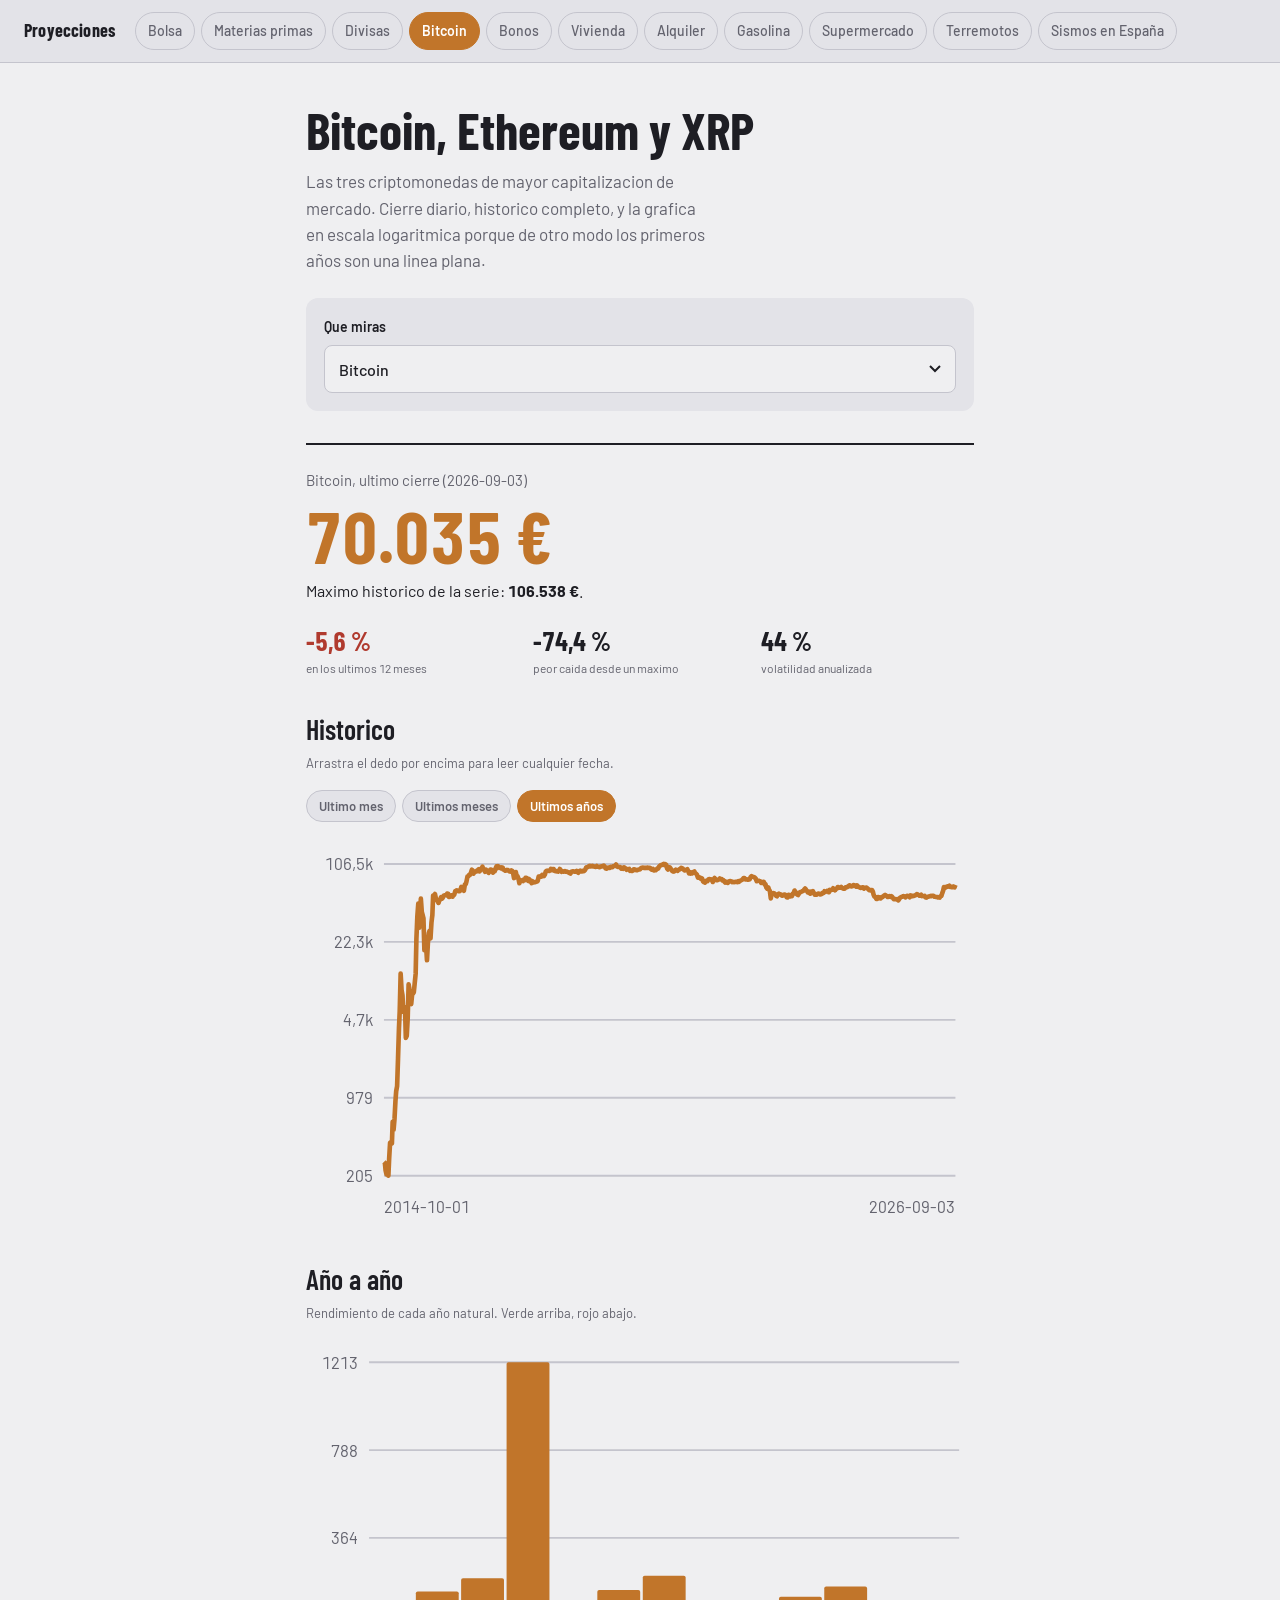
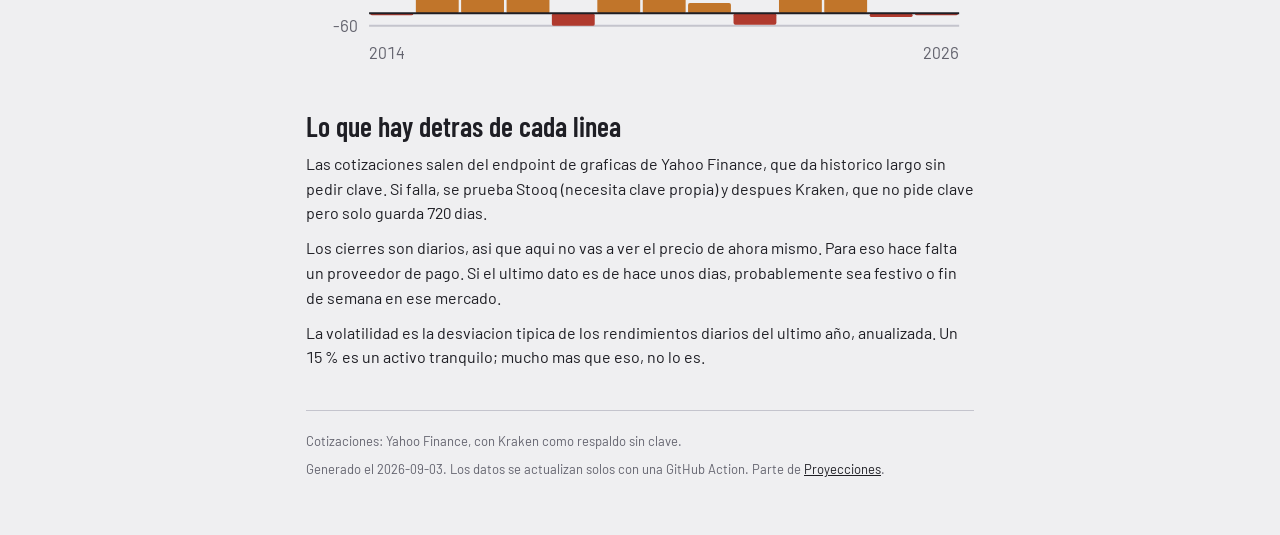
<file: docs/index.html>
<!DOCTYPE html>
<html lang="es">
<head>
<meta charset="utf-8">
<meta name="viewport" content="width=device-width, initial-scale=1, viewport-fit=cover">
<title>Bitcoin, Ethereum y XRP: cotizacion y grafica interactiva</title>
<meta name="description" content="Historico de cierre diario de Bitcoin, Ethereum y XRP, las tres criptomonedas de mayor capitalizacion, con graficas interactivas.">
<link rel="canonical" href="https://adrianezd.github.io/proyecciones-bitcoin">
<meta property="og:type" content="website">
<meta property="og:title" content="Bitcoin, Ethereum y XRP: cotizacion y grafica interactiva">
<meta property="og:description" content="Historico de cierre diario de Bitcoin, Ethereum y XRP, las tres criptomonedas de mayor capitalizacion, con graficas interactivas.">
<meta property="og:locale" content="es_ES">
<meta property="og:image" content="https://adrianezd.github.io/proyecciones-bitcoin/estatico/og.png">
<meta property="og:image:width" content="1200">
<meta property="og:image:height" content="630">
<meta property="og:url" content="https://adrianezd.github.io/proyecciones-bitcoin">
<meta name="twitter:card" content="summary_large_image">
<meta name="twitter:title" content="Bitcoin, Ethereum y XRP: cotizacion y grafica interactiva">
<meta name="twitter:description" content="Historico de cierre diario de Bitcoin, Ethereum y XRP, las tres criptomonedas de mayor capitalizacion, con graficas interactivas.">
<meta name="twitter:image" content="https://adrianezd.github.io/proyecciones-bitcoin/estatico/og.png">
<meta name="robots" content="index, follow, max-image-preview:large">
<script type="application/ld+json">[{"@context": "https://schema.org", "@type": "Dataset", "name": "Bitcoin, Ethereum y XRP: cotizacion y grafica interactiva", "description": "Historico de cierre diario de Bitcoin, Ethereum y XRP, las tres criptomonedas de mayor capitalizacion, con graficas interactivas.", "url": "https://adrianezd.github.io/proyecciones-bitcoin", "license": "https://creativecommons.org/licenses/by/4.0/", "isAccessibleForFree": true, "inLanguage": "es", "creator": {"@type": "Organization", "name": "Yahoo Finance", "url": "https://finance.yahoo.com"}}, {"@context": "https://schema.org", "@type": "BreadcrumbList", "itemListElement": [{"@type": "ListItem", "position": 1, "name": "Proyecciones", "item": "https://adrianezd.github.io/proyecciones/"}, {"@type": "ListItem", "position": 2, "name": "Bitcoin, Ethereum y XRP: cotizacion y grafica interactiva", "item": "https://adrianezd.github.io/proyecciones-bitcoin"}]}]</script>
<meta name="color-scheme" content="light">
<link rel="preconnect" href="https://fonts.googleapis.com">
<link rel="preconnect" href="https://fonts.gstatic.com" crossorigin>
<link href="https://fonts.googleapis.com/css2?family=Barlow+Condensed:wght@500;600;700&family=Barlow:wght@400;500;600&display=swap" rel="stylesheet">
<link rel="stylesheet" href="./estatico/estilo.css">

</head>
<body data-acento="bitcoin">

<nav class="barra" aria-label="Secciones">
  <a class="marca" href="https://adrianezd.github.io/proyecciones/">Proyecciones</a>
  <div class="enlaces"><a href="https://adrianezd.github.io/proyecciones-bolsa/">Bolsa</a><a href="https://adrianezd.github.io/proyecciones-materias-primas/">Materias primas</a><a href="https://adrianezd.github.io/proyecciones-divisas/">Divisas</a><a href="https://adrianezd.github.io/proyecciones-bitcoin/" aria-current="page">Bitcoin</a><a href="https://adrianezd.github.io/proyecciones-bonos/">Bonos</a><a href="https://adrianezd.github.io/proyecciones-vivienda/">Vivienda</a><a href="https://adrianezd.github.io/proyecciones-alquiler/">Alquiler</a><a href="https://adrianezd.github.io/proyecciones-gasolina/">Gasolina</a><a href="https://adrianezd.github.io/proyecciones-supermercado/">Supermercado</a><a href="https://adrianezd.github.io/proyecciones-terremotos/">Terremotos</a><a href="https://adrianezd.github.io/proyecciones-sismos/">Sismos en España</a>
  </div>
</nav>

<main class="marco">

<h1>Bitcoin, Ethereum y XRP</h1>
<p class="bajada">Las tres criptomonedas de mayor capitalizacion de mercado. Cierre diario, historico completo, y la grafica en escala logaritmica porque de otro modo los primeros años son una linea plana.</p>

<div class="mandos">
  <div class="mando">
    <label for="activo">Que miras</label>
    <select id="activo"><option value="bitcoin">Bitcoin</option><option value="ethereum">Ethereum</option><option value="xrp">XRP</option>
    </select>
  </div>
</div>

<section class="resultado">
  <p class="resultado-intro" id="intro">Ultimo cierre</p>
  <p class="cifrota" id="ultimo">—</p>
  <p class="rango" id="cambio"></p>
</section>

<div class="tarjetas">
  <div><span class="dato-valor" id="d-ano">—</span><span class="dato-nombre">en los ultimos 12 meses</span></div>
  <div><span class="dato-valor" id="d-caida">—</span><span class="dato-nombre">peor caida desde un maximo</span></div>
  <div><span class="dato-valor" id="d-vol">—</span><span class="dato-nombre">volatilidad anualizada</span></div>
</div>

<h2>Historico</h2>
<p class="apunte">Arrastra el dedo por encima para leer cualquier fecha.</p>
<div class="rango-tiempo" role="group" aria-label="Periodo de la grafica">
  <button type="button" data-rango="mes">Ultimo mes</button>
  <button type="button" data-rango="meses">Ultimos meses</button>
  <button type="button" data-rango="anos" aria-current="true">Ultimos años</button>
</div>
<div id="gr-serie"></div>

<h2>Año a año</h2>
<p class="apunte">Rendimiento de cada año natural. Verde arriba, rojo abajo.</p>
<div id="gr-anual"></div>

<h2>Lo que hay detras de cada linea</h2>
<p>Las cotizaciones salen del endpoint de graficas de Yahoo Finance, que da historico largo sin pedir clave. Si falla, se prueba Stooq (necesita clave propia) y despues Kraken, que no pide clave pero solo guarda 720 dias.</p>
<p>Los cierres son diarios, asi que aqui no vas a ver el precio de ahora mismo. Para eso hace falta un proveedor de pago. Si el ultimo dato es de hace unos dias, probablemente sea festivo o fin de semana en ese mercado.</p>
<p>La volatilidad es la desviacion tipica de los rendimientos diarios del ultimo año, anualizada. Un 15&nbsp;% es un activo tranquilo; mucho mas que eso, no lo es.</p>


<footer class="pie">

<p>Cotizaciones: Yahoo Finance, con Kraken como respaldo sin clave.</p>

<p>Generado el 2026-09-03. Los datos se actualizan solos con una GitHub Action. Parte de <a href="https://adrianezd.github.io/proyecciones/">Proyecciones</a>.</p>
</footer>
</main>

<script src="./estatico/grafica.js"></script>

<script id="datos" type="application/json">{"activos": {"bitcoin": {"nombre": "Bitcoin", "unidad": "EUR", "ultimo": 70035.0625, "maximo": 106538.1641, "cambio_ano": -5.55, "peor_caida": -74.4, "volatilidad": 43.6, "log": true, "serie": [{"f": "2014-10-01", "v": 270.138153}, {"f": "2014-12-01", "v": 264.709808}, {"f": "2015-02-01", "v": 227.142212}, {"f": "2015-04-01", "v": 210.65567}, {"f": "2015-06-01", "v": 236.299286}, {"f": "2015-08-01", "v": 204.967926}, {"f": "2015-10-01", "v": 285.449738}, {"f": "2015-12-01", "v": 396.616608}, {"f": "2016-02-01", "v": 402.184143}, {"f": "2016-04-01", "v": 391.373199}, {"f": "2016-06-01", "v": 606.555237}, {"f": "2016-08-01", "v": 515.933289}, {"f": "2016-10-01", "v": 639.106506}, {"f": "2016-12-01", "v": 916.715454}, {"f": "2017-02-01", "v": 1116.549927}, {"f": "2017-04-01", "v": 1236.029419}, {"f": "2017-06-01", "v": 2172.174072}, {"f": "2017-08-01", "v": 3949.773438}, {"f": "2017-10-01", "v": 5551.797852}, {"f": "2017-12-01", "v": 11795.03418}, {"f": "2018-02-01", "v": 8529.861328}, {"f": "2018-04-01", "v": 7650.095215}, {"f": "2018-06-01", "v": 5481.46875}, {"f": "2018-08-01", "v": 6067.402344}, {"f": "2018-10-01", "v": 5583.194336}, {"f": "2018-12-01", "v": 3256.927734}, {"f": "2019-02-01", "v": 3389.312256}, {"f": "2019-04-01", "v": 4771.259277}, {"f": "2019-06-01", "v": 9520.881836}, {"f": "2019-08-01", "v": 8746.569336}, {"f": "2019-10-01", "v": 8245.560547}, {"f": "2019-12-01", "v": 6411.460449}, {"f": "2020-02-01", "v": 7798.025879}, {"f": "2020-04-01", "v": 7911.762695}, {"f": "2020-06-01", "v": 8133.865234}, {"f": "2020-08-01", "v": 9785.023438}, {"f": "2020-10-01", "v": 11801.327148}, {"f": "2020-12-01", "v": 23741.736328}, {"f": "2021-02-01", "v": 37332.503906}, {"f": "2021-04-01", "v": 48047.050781}, {"f": "2021-06-01", "v": 29555.054688}, {"f": "2021-08-01", "v": 39937.78125}, {"f": "2021-10-01", "v": 53060.582031}, {"f": "2021-12-01", "v": 40712.71875}, {"f": "2022-02-01", "v": 38516.011719}, {"f": "2022-04-01", "v": 35770.070312}, {"f": "2022-06-01", "v": 18881.335938}, {"f": "2022-08-01", "v": 19973.794922}, {"f": "2022-10-01", "v": 20732.398438}, {"f": "2022-12-01", "v": 15426.75}, {"f": "2023-02-01", "v": 21885.335938}, {"f": "2023-04-01", "v": 26581.580078}, {"f": "2023-06-01", "v": 27918.685547}, {"f": "2023-08-01", "v": 23916.753906}, {"f": "2023-10-01", "v": 32773.707031}, {"f": "2023-12-01", "v": 38291.835938}, {"f": "2024-02-01", "v": 56633.839844}, {"f": "2024-04-01", "v": 56849.660156}, {"f": "2024-06-01", "v": 58385.769531}, {"f": "2024-08-01", "v": 53315.746094}, {"f": "2024-09-03", "v": 51982.253906}, {"f": "2024-09-05", "v": 50542.585938}, {"f": "2024-09-07", "v": 48817.757812}, {"f": "2024-09-09", "v": 51668.25}, {"f": "2024-09-11", "v": 52081.304688}, {"f": "2024-09-13", "v": 54630.285156}, {"f": "2024-09-15", "v": 53378.125}, {"f": "2024-09-17", "v": 54212.371094}, {"f": "2024-09-19", "v": 56401.007812}, {"f": "2024-09-21", "v": 56752.011719}, {"f": "2024-09-23", "v": 56998.027344}, {"f": "2024-09-25", "v": 56733.800781}, {"f": "2024-09-27", "v": 58891.523438}, {"f": "2024-09-29", "v": 58764.40625}, {"f": "2024-10-01", "v": 54983.457031}, {"f": "2024-10-03", "v": 55060.414062}, {"f": "2024-10-05", "v": 56537.925781}, {"f": "2024-10-07", "v": 56710.355469}, {"f": "2024-10-09", "v": 55368.101562}, {"f": "2024-10-11", "v": 57063.382812}, {"f": "2024-10-13", "v": 57437.484375}, {"f": "2024-10-15", "v": 61600.117188}, {"f": "2024-10-17", "v": 62239.027344}, {"f": "2024-10-19", "v": 62876.625}, {"f": "2024-10-21", "v": 62288.855469}, {"f": "2024-10-23", "v": 61624.300781}, {"f": "2024-10-25", "v": 61702.476562}, {"f": "2024-10-27", "v": 62920.054688}, {"f": "2024-10-29", "v": 67210.609375}, {"f": "2024-10-31", "v": 64512.308594}, {"f": "2024-11-02", "v": 63717.242188}, {"f": "2024-11-04", "v": 62362.378906}, {"f": "2024-11-06", "v": 70484.195312}, {"f": "2024-11-08", "v": 71381.03125}, {"f": "2024-11-10", "v": 75115.976562}, {"f": "2024-11-12", "v": 82847.25}, {"f": "2024-11-14", "v": 82875.171875}, {"f": "2024-11-16", "v": 85882.21875}, {"f": "2024-11-18", "v": 85461.03125}, {"f": "2024-11-20", "v": 89452.804688}, {"f": "2024-11-22", "v": 95022.90625}, {"f": "2024-11-24", "v": 93529.59375}, {"f": "2024-11-26", "v": 87675.34375}, {"f": "2024-11-28", "v": 90577.8125}, {"f": "2024-11-30", "v": 91178.882812}, {"f": "2024-12-02", "v": 91292.335938}, {"f": "2024-12-04", "v": 93955.835938}, {"f": "2024-12-06", "v": 94482.132812}, {"f": "2024-12-08", "v": 95815.53125}, {"f": "2024-12-10", "v": 91798.15625}, {"f": "2024-12-12", "v": 95515.953125}, {"f": "2024-12-14", "v": 96527.335938}, {"f": "2024-12-16", "v": 100818.992188}, {"f": "2024-12-18", "v": 96653.9375}, {"f": "2024-12-20", "v": 93712.257812}, {"f": "2024-12-22", "v": 91152.851562}, {"f": "2024-12-24", "v": 94839.867188}, {"f": "2024-12-26", "v": 91917.90625}, {"f": "2024-12-28", "v": 91258.117188}, {"f": "2024-12-30", "v": 89031.242188}, {"f": "2025-01-01", "v": 91219.304688}, {"f": "2025-01-03", "v": 95134.476562}, {"f": "2025-01-05", "v": 95402.578125}, {"f": "2025-01-07", "v": 93722.125}, {"f": "2025-01-09", "v": 89819.570312}, {"f": "2025-01-11", "v": 92219.640625}, {"f": "2025-01-13", "v": 92086.507812}, {"f": "2025-01-15", "v": 97625.945312}, {"f": "2025-01-17", "v": 101394.828125}, {"f": "2025-01-19", "v": 98330.671875}, {"f": "2025-01-21", "v": 101996.046875}, {"f": "2025-01-23", "v": 99811.539062}, {"f": "2025-01-25", "v": 99704.46875}, {"f": "2025-01-27", "v": 97807.15625}, {"f": "2025-01-29", "v": 99479.070312}, {"f": "2025-01-31", "v": 98832.21875}, {"f": "2025-02-02", "v": 95332.328125}, {"f": "2025-02-04", "v": 94367.03125}, {"f": "2025-02-06", "v": 93010.265625}, {"f": "2025-02-08", "v": 93418.359375}, {"f": "2025-02-10", "v": 94593.257812}, {"f": "2025-02-12", "v": 94189.5}, {"f": "2025-02-14", "v": 92896.695312}, {"f": "2025-02-16", "v": 91693.851562}, {"f": "2025-02-18", "v": 91440.804688}, {"f": "2025-02-20", "v": 93646.851562}, {"f": "2025-02-22", "v": 92339.351562}, {"f": "2025-02-24", "v": 87386.171875}, {"f": "2025-02-26", "v": 80422.1875}, {"f": "2025-02-28", "v": 81297.617188}, {"f": "2025-03-02", "v": 90516.960938}, {"f": "2025-03-04", "v": 82103.734375}, {"f": "2025-03-06", "v": 83396.773438}, {"f": "2025-03-08", "v": 79537.148438}, {"f": "2025-03-10", "v": 72449.382812}, {"f": "2025-03-12", "v": 76910.546875}, {"f": "2025-03-14", "v": 76877.90625}, {"f": "2025-03-16", "v": 75902.789062}, {"f": "2025-03-18", "v": 75619.679688}, {"f": "2025-03-20", "v": 77548.453125}, {"f": "2025-03-22", "v": 77102.203125}, {"f": "2025-03-24", "v": 80998.265625}, {"f": "2025-03-26", "v": 80904.726562}, {"f": "2025-03-28", "v": 77562.554688}, {"f": "2025-03-30", "v": 76068.453125}, {"f": "2025-04-01", "v": 78896.289062}, {"f": "2025-04-03", "v": 75249.03125}, {"f": "2025-04-05", "v": 76192.789062}, {"f": "2025-04-07", "v": 72589.625}, {"f": "2025-04-09", "v": 75397.695312}, {"f": "2025-04-11", "v": 73475.828125}, {"f": "2025-04-13", "v": 73775.84375}, {"f": "2025-04-15", "v": 74074.078125}, {"f": "2025-04-17", "v": 74650.617188}, {"f": "2025-04-19", "v": 74798.046875}, {"f": "2025-04-21", "v": 76009.820312}, {"f": "2025-04-23", "v": 82702.210938}, {"f": "2025-04-25", "v": 83050.929688}, {"f": "2025-04-27", "v": 82643.679688}, {"f": "2025-04-29", "v": 82776.671875}, {"f": "2025-05-01", "v": 85401.414062}, {"f": "2025-05-03", "v": 84840.265625}, {"f": "2025-05-05", "v": 83756.992188}, {"f": "2025-05-07", "v": 85846.242188}, {"f": "2025-05-09", "v": 91525.640625}, {"f": "2025-05-11", "v": 92717.742188}, {"f": "2025-05-13", "v": 93123.539062}, {"f": "2025-05-15", "v": 92694.90625}, {"f": "2025-05-17", "v": 92447.960938}, {"f": "2025-05-19", "v": 94018.96875}, {"f": "2025-05-21", "v": 96784.867188}, {"f": "2025-05-23", "v": 94362.085938}, {"f": "2025-05-25", "v": 95857.367188}, {"f": "2025-05-27", "v": 96136.0}, {"f": "2025-05-29", "v": 92856.46875}, {"f": "2025-05-31", "v": 92211.273438}, {"f": "2025-06-02", "v": 92445.164062}, {"f": "2025-06-04", "v": 91701.4375}, {"f": "2025-06-06", "v": 91566.515625}, {"f": "2025-06-08", "v": 92747.28125}, {"f": "2025-06-10", "v": 96398.671875}, {"f": "2025-06-11", "v": 94425.53125}, {"f": "2025-06-12", "v": 91251.835938}, {"f": "2025-06-13", "v": 91857.59375}, {"f": "2025-06-14", "v": 91322.015625}, {"f": "2025-06-15", "v": 91390.953125}, {"f": "2025-06-16", "v": 92432.273438}, {"f": "2025-06-17", "v": 91100.875}, {"f": "2025-06-18", "v": 91393.335938}, {"f": "2025-06-19", "v": 90937.148438}, {"f": "2025-06-20", "v": 89639.242188}, {"f": "2025-06-21", "v": 88730.492188}, {"f": "2025-06-22", "v": 87815.1875}, {"f": "2025-06-23", "v": 91030.742188}, {"f": "2025-06-24", "v": 91320.984375}, {"f": "2025-06-25", "v": 91888.890625}, {"f": "2025-06-26", "v": 91468.664062}, {"f": "2025-06-27", "v": 91367.851562}, {"f": "2025-06-28", "v": 91572.0}, {"f": "2025-06-29", "v": 92424.710938}, {"f": "2025-06-30", "v": 90897.367188}, {"f": "2025-07-01", "v": 89534.898438}, {"f": "2025-07-02", "v": 92266.226562}, {"f": "2025-07-03", "v": 93161.96875}, {"f": "2025-07-04", "v": 91720.289062}, {"f": "2025-07-05", "v": 91887.40625}, {"f": "2025-07-06", "v": 92723.5}, {"f": "2025-07-07", "v": 92275.585938}, {"f": "2025-07-08", "v": 92931.320312}, {"f": "2025-07-09", "v": 94822.609375}, {"f": "2025-07-10", "v": 99117.328125}, {"f": "2025-07-11", "v": 100535.789062}, {"f": "2025-07-12", "v": 100465.835938}, {"f": "2025-07-13", "v": 101941.601562}, {"f": "2025-07-14", "v": 102739.242188}, {"f": "2025-07-15", "v": 101463.398438}, {"f": "2025-07-16", "v": 102048.382812}, {"f": "2025-07-17", "v": 102701.28125}, {"f": "2025-07-18", "v": 101476.875}, {"f": "2025-07-19", "v": 101422.484375}, {"f": "2025-07-20", "v": 100863.546875}, {"f": "2025-07-21", "v": 100418.554688}, {"f": "2025-07-22", "v": 102228.65625}, {"f": "2025-07-23", "v": 100867.609375}, {"f": "2025-07-24", "v": 100697.789062}, {"f": "2025-07-25", "v": 100145.421875}, {"f": "2025-07-26", "v": 100410.601562}, {"f": "2025-07-27", "v": 101609.929688}, {"f": "2025-07-28", "v": 101689.21875}, {"f": "2025-07-29", "v": 102088.03125}, {"f": "2025-07-30", "v": 103105.945312}, {"f": "2025-07-31", "v": 101349.085938}, {"f": "2025-08-01", "v": 97744.242188}, {"f": "2025-08-02", "v": 97071.632812}, {"f": "2025-08-03", "v": 98567.796875}, {"f": "2025-08-04", "v": 99324.070312}, {"f": "2025-08-05", "v": 98579.742188}, {"f": "2025-08-06", "v": 98625.695312}, {"f": "2025-08-07", "v": 100626.8125}, {"f": "2025-08-08", "v": 100188.9375}, {"f": "2025-08-09", "v": 100004.609375}, {"f": "2025-08-10", "v": 102429.75}, {"f": "2025-08-11", "v": 102209.84375}, {"f": "2025-08-12", "v": 102908.867188}, {"f": "2025-08-13", "v": 105310.789062}, {"f": "2025-08-14", "v": 101591.226562}, {"f": "2025-08-15", "v": 100299.046875}, {"f": "2025-08-16", "v": 100378.5}, {"f": "2025-08-17", "v": 100331.460938}, {"f": "2025-08-18", "v": 99632.882812}, {"f": "2025-08-19", "v": 96921.867188}, {"f": "2025-08-20", "v": 98083.15625}, {"f": "2025-08-21", "v": 96810.320312}, {"f": "2025-08-22", "v": 99683.664062}, {"f": "2025-08-23", "v": 98425.492188}, {"f": "2025-08-24", "v": 96903.601562}, {"f": "2025-08-25", "v": 94814.640625}, {"f": "2025-08-26", "v": 96073.695312}, {"f": "2025-08-27", "v": 95489.257812}, {"f": "2025-08-28", "v": 96367.726562}, {"f": "2025-08-29", "v": 92773.765625}, {"f": "2025-08-30", "v": 93101.84375}, {"f": "2025-08-31", "v": 92587.195312}, {"f": "2025-09-01", "v": 93255.976562}, {"f": "2025-09-02", "v": 95591.695312}, {"f": "2025-09-03", "v": 95807.90625}, {"f": "2025-09-04", "v": 94986.453125}, {"f": "2025-09-05", "v": 94398.242188}, {"f": "2025-09-06", "v": 94076.445312}, {"f": "2025-09-07", "v": 94914.914062}, {"f": "2025-09-08", "v": 95230.460938}, {"f": "2025-09-09", "v": 95307.3125}, {"f": "2025-09-10", "v": 97376.90625}, {"f": "2025-09-11", "v": 98450.078125}, {"f": "2025-09-12", "v": 98930.15625}, {"f": "2025-09-13", "v": 98815.804688}, {"f": "2025-09-14", "v": 98423.804688}, {"f": "2025-09-15", "v": 98143.148438}, {"f": "2025-09-16", "v": 98425.546875}, {"f": "2025-09-17", "v": 98488.796875}, {"f": "2025-09-18", "v": 99360.34375}, {"f": "2025-09-19", "v": 98495.765625}, {"f": "2025-09-20", "v": 98503.570312}, {"f": "2025-09-21", "v": 98247.945312}, {"f": "2025-09-22", "v": 95545.453125}, {"f": "2025-09-23", "v": 94801.117188}, {"f": "2025-09-24", "v": 96514.0625}, {"f": "2025-09-25", "v": 93510.203125}, {"f": "2025-09-26", "v": 93735.570312}, {"f": "2025-09-27", "v": 93729.25}, {"f": "2025-09-28", "v": 95791.078125}, {"f": "2025-09-29", "v": 97522.210938}, {"f": "2025-09-30", "v": 97197.226562}, {"f": "2025-10-01", "v": 101124.601562}, {"f": "2025-10-02", "v": 102929.648438}, {"f": "2025-10-03", "v": 104123.03125}, {"f": "2025-10-04", "v": 104302.789062}, {"f": "2025-10-05", "v": 105457.53125}, {"f": "2025-10-06", "v": 106538.164062}, {"f": "2025-10-07", "v": 104223.867188}, {"f": "2025-10-08", "v": 106073.835938}, {"f": "2025-10-09", "v": 105232.609375}, {"f": "2025-10-10", "v": 97430.8125}, {"f": "2025-10-11", "v": 95351.398438}, {"f": "2025-10-12", "v": 99273.226562}, {"f": "2025-10-13", "v": 99666.25}, {"f": "2025-10-14", "v": 97488.265625}, {"f": "2025-10-15", "v": 95126.515625}, {"f": "2025-10-16", "v": 92473.421875}, {"f": "2025-10-17", "v": 91306.34375}, {"f": "2025-10-18", "v": 91960.460938}, {"f": "2025-10-19", "v": 93212.570312}, {"f": "2025-10-20", "v": 94974.101562}, {"f": "2025-10-21", "v": 93515.539062}, {"f": "2025-10-22", "v": 92777.273438}, {"f": "2025-10-23", "v": 94747.25}, {"f": "2025-10-24", "v": 95511.492188}, {"f": "2025-10-25", "v": 96034.328125}, {"f": "2025-10-26", "v": 98418.257812}, {"f": "2025-10-27", "v": 97947.25}, {"f": "2025-10-28", "v": 96901.929688}, {"f": "2025-10-29", "v": 94846.648438}, {"f": "2025-10-30", "v": 93595.59375}, {"f": "2025-10-31", "v": 94452.75}, {"f": "2025-11-01", "v": 94935.9375}, {"f": "2025-11-02", "v": 95978.992188}, {"f": "2025-11-03", "v": 92500.71875}, {"f": "2025-11-04", "v": 88446.335938}, {"f": "2025-11-05", "v": 90373.742188}, {"f": "2025-11-06", "v": 87714.5625}, {"f": "2025-11-07", "v": 89349.523438}, {"f": "2025-11-08", "v": 88407.132812}, {"f": "2025-11-09", "v": 90719.359375}, {"f": "2025-11-10", "v": 91712.390625}, {"f": "2025-11-11", "v": 88891.96875}, {"f": "2025-11-12", "v": 87702.796875}, {"f": "2025-11-13", "v": 85723.390625}, {"f": "2025-11-14", "v": 81205.882812}, {"f": "2025-11-15", "v": 82206.953125}, {"f": "2025-11-16", "v": 81084.390625}, {"f": "2025-11-17", "v": 79459.421875}, {"f": "2025-11-18", "v": 80265.070312}, {"f": "2025-11-19", "v": 79264.0625}, {"f": "2025-11-20", "v": 75112.453125}, {"f": "2025-11-21", "v": 73892.75}, {"f": "2025-11-22", "v": 73482.648438}, {"f": "2025-11-23", "v": 75434.59375}, {"f": "2025-11-24", "v": 76621.40625}, {"f": "2025-11-25", "v": 75522.179688}, {"f": "2025-11-26", "v": 78019.953125}, {"f": "2025-11-27", "v": 78692.828125}, {"f": "2025-11-28", "v": 78402.140625}, {"f": "2025-11-29", "v": 78343.921875}, {"f": "2025-11-30", "v": 77918.898438}, {"f": "2025-12-01", "v": 74372.164062}, {"f": "2025-12-02", "v": 78557.890625}, {"f": "2025-12-03", "v": 80168.382812}, {"f": "2025-12-04", "v": 79136.664062}, {"f": "2025-12-05", "v": 76757.351562}, {"f": "2025-12-06", "v": 76668.09375}, {"f": "2025-12-07", "v": 77663.148438}, {"f": "2025-12-08", "v": 77869.0}, {"f": "2025-12-09", "v": 79714.21875}, {"f": "2025-12-10", "v": 78640.273438}, {"f": "2025-12-11", "v": 78794.3125}, {"f": "2025-12-12", "v": 76868.414062}, {"f": "2025-12-13", "v": 76935.039062}, {"f": "2025-12-14", "v": 75125.25}, {"f": "2025-12-15", "v": 73526.382812}, {"f": "2025-12-16", "v": 74765.6875}, {"f": "2025-12-17", "v": 73366.3125}, {"f": "2025-12-18", "v": 72890.375}, {"f": "2025-12-19", "v": 75221.695312}, {"f": "2025-12-20", "v": 75433.585938}, {"f": "2025-12-21", "v": 75677.835938}, {"f": "2025-12-22", "v": 75223.507812}, {"f": "2025-12-23", "v": 74112.296875}, {"f": "2025-12-24", "v": 74408.3125}, {"f": "2025-12-25", "v": 74027.921875}, {"f": "2025-12-26", "v": 74150.78125}, {"f": "2025-12-27", "v": 74569.757812}, {"f": "2025-12-28", "v": 74610.039062}, {"f": "2025-12-29", "v": 74005.8125}, {"f": "2025-12-30", "v": 75287.914062}, {"f": "2025-12-31", "v": 74586.570312}, {"f": "2026-01-01", "v": 75510.03125}, {"f": "2026-01-02", "v": 76704.835938}, {"f": "2026-01-03", "v": 77257.335938}, {"f": "2026-01-04", "v": 78096.648438}, {"f": "2026-01-05", "v": 80141.148438}, {"f": "2026-01-06", "v": 80197.929688}, {"f": "2026-01-07", "v": 78196.671875}, {"f": "2026-01-08", "v": 78081.335938}, {"f": "2026-01-09", "v": 77793.203125}, {"f": "2026-01-10", "v": 77684.523438}, {"f": "2026-01-11", "v": 78138.320312}, {"f": "2026-01-12", "v": 78159.867188}, {"f": "2026-01-13", "v": 81877.5}, {"f": "2026-01-14", "v": 83236.703125}, {"f": "2026-01-15", "v": 82307.796875}, {"f": "2026-01-16", "v": 82333.101562}, {"f": "2026-01-17", "v": 81936.765625}, {"f": "2026-01-18", "v": 80549.578125}, {"f": "2026-01-19", "v": 79517.609375}, {"f": "2026-01-20", "v": 75304.742188}, {"f": "2026-01-21", "v": 76567.367188}, {"f": "2026-01-22", "v": 76112.6875}, {"f": "2026-01-23", "v": 75681.078125}, {"f": "2026-01-24", "v": 75332.4375}, {"f": "2026-01-25", "v": 72992.585938}, {"f": "2026-01-26", "v": 74336.820312}, {"f": "2026-01-27", "v": 74125.945312}, {"f": "2026-01-28", "v": 74445.304688}, {"f": "2026-01-29", "v": 70655.6875}, {"f": "2026-01-30", "v": 70972.28125}, {"f": "2026-01-31", "v": 66326.03125}, {"f": "2026-02-01", "v": 64977.898438}, {"f": "2026-02-02", "v": 66692.742188}, {"f": "2026-02-03", "v": 64010.792969}, {"f": "2026-02-04", "v": 61872.949219}, {"f": "2026-02-05", "v": 53242.796875}, {"f": "2026-02-06", "v": 59703.96875}, {"f": "2026-02-07", "v": 58626.40625}, {"f": "2026-02-08", "v": 59411.566406}, {"f": "2026-02-09", "v": 58907.554688}, {"f": "2026-02-10", "v": 57865.96875}, {"f": "2026-02-11", "v": 56415.277344}, {"f": "2026-02-12", "v": 55793.230469}, {"f": "2026-02-13", "v": 58012.386719}, {"f": "2026-02-14", "v": 58766.523438}, {"f": "2026-02-15", "v": 57965.949219}, {"f": "2026-02-16", "v": 58093.226562}, {"f": "2026-02-17", "v": 56950.539062}, {"f": "2026-02-18", "v": 56344.085938}, {"f": "2026-02-19", "v": 56895.617188}, {"f": "2026-02-20", "v": 57685.597656}, {"f": "2026-02-21", "v": 57720.777344}, {"f": "2026-02-22", "v": 57179.425781}, {"f": "2026-02-23", "v": 54792.667969}, {"f": "2026-02-24", "v": 54423.882812}, {"f": "2026-02-25", "v": 57526.816406}, {"f": "2026-02-26", "v": 57148.25}, {"f": "2026-02-27", "v": 55746.011719}, {"f": "2026-02-28", "v": 56689.6875}, {"f": "2026-03-01", "v": 55904.140625}, {"f": "2026-03-02", "v": 58809.472656}, {"f": "2026-03-03", "v": 58819.132812}, {"f": "2026-03-04", "v": 62493.144531}, {"f": "2026-03-05", "v": 61034.804688}, {"f": "2026-03-06", "v": 58624.636719}, {"f": "2026-03-07", "v": 57908.722656}, {"f": "2026-03-08", "v": 57242.835938}, {"f": "2026-03-09", "v": 58884.878906}, {"f": "2026-03-10", "v": 60221.0625}, {"f": "2026-03-11", "v": 60821.71875}, {"f": "2026-03-12", "v": 61186.839844}, {"f": "2026-03-13", "v": 61894.511719}, {"f": "2026-03-14", "v": 62122.941406}, {"f": "2026-03-15", "v": 63652.527344}, {"f": "2026-03-16", "v": 65105.636719}, {"f": "2026-03-17", "v": 64061.585938}, {"f": "2026-03-18", "v": 62152.078125}, {"f": "2026-03-19", "v": 60391.714844}, {"f": "2026-03-20", "v": 60945.617188}, {"f": "2026-03-21", "v": 59297.980469}, {"f": "2026-03-22", "v": 58679.054688}, {"f": "2026-03-23", "v": 61090.316406}, {"f": "2026-03-24", "v": 60719.261719}, {"f": "2026-03-25", "v": 61678.769531}, {"f": "2026-03-26", "v": 59639.859375}, {"f": "2026-03-27", "v": 57473.617188}, {"f": "2026-03-28", "v": 57451.957031}, {"f": "2026-03-29", "v": 57391.792969}, {"f": "2026-03-30", "v": 58212.027344}, {"f": "2026-03-31", "v": 58955.769531}, {"f": "2026-04-01", "v": 58739.808594}, {"f": "2026-04-02", "v": 57954.734375}, {"f": "2026-04-03", "v": 58092.378906}, {"f": "2026-04-04", "v": 58409.382812}, {"f": "2026-04-05", "v": 59933.199219}, {"f": "2026-04-06", "v": 59668.761719}, {"f": "2026-04-07", "v": 61560.089844}, {"f": "2026-04-08", "v": 61001.863281}, {"f": "2026-04-09", "v": 61383.808594}, {"f": "2026-04-10", "v": 62213.109375}, {"f": "2026-04-11", "v": 62298.417969}, {"f": "2026-04-12", "v": 60602.347656}, {"f": "2026-04-13", "v": 63300.246094}, {"f": "2026-04-14", "v": 62875.667969}, {"f": "2026-04-15", "v": 63356.683594}, {"f": "2026-04-16", "v": 63792.359375}, {"f": "2026-04-17", "v": 65514.425781}, {"f": "2026-04-18", "v": 64332.820312}, {"f": "2026-04-19", "v": 62915.125}, {"f": "2026-04-20", "v": 64384.210938}, {"f": "2026-04-21", "v": 65014.3125}, {"f": "2026-04-22", "v": 66806.171875}, {"f": "2026-04-23", "v": 66990.085938}, {"f": "2026-04-24", "v": 66072.789062}, {"f": "2026-04-25", "v": 66204.914062}, {"f": "2026-04-26", "v": 67195.484375}, {"f": "2026-04-27", "v": 65994.65625}, {"f": "2026-04-28", "v": 65158.582031}, {"f": "2026-04-29", "v": 64848.234375}, {"f": "2026-04-30", "v": 65056.984375}, {"f": "2026-05-01", "v": 66692.007812}, {"f": "2026-05-02", "v": 67065.054688}, {"f": "2026-05-03", "v": 66980.148438}, {"f": "2026-05-04", "v": 68277.125}, {"f": "2026-05-05", "v": 69080.867188}, {"f": "2026-05-06", "v": 69314.125}, {"f": "2026-05-07", "v": 68203.242188}, {"f": "2026-05-08", "v": 67995.328125}, {"f": "2026-05-09", "v": 68436.679688}, {"f": "2026-05-10", "v": 69802.40625}, {"f": "2026-05-11", "v": 69381.6875}, {"f": "2026-05-12", "v": 68579.78125}, {"f": "2026-05-13", "v": 67665.953125}, {"f": "2026-05-14", "v": 69500.554688}, {"f": "2026-05-15", "v": 68028.117188}, {"f": "2026-05-16", "v": 67198.265625}, {"f": "2026-05-17", "v": 66668.453125}, {"f": "2026-05-18", "v": 66027.296875}, {"f": "2026-05-19", "v": 66125.203125}, {"f": "2026-05-20", "v": 66631.1875}, {"f": "2026-05-21", "v": 66737.65625}, {"f": "2026-05-22", "v": 65028.441406}, {"f": "2026-05-23", "v": 66074.960938}, {"f": "2026-05-24", "v": 66125.40625}, {"f": "2026-05-25", "v": 66415.375}, {"f": "2026-05-26", "v": 65162.96875}, {"f": "2026-05-27", "v": 63994.65625}, {"f": "2026-05-28", "v": 63108.707031}, {"f": "2026-05-29", "v": 62913.199219}, {"f": "2026-05-30", "v": 63236.441406}, {"f": "2026-05-31", "v": 63162.203125}, {"f": "2026-06-01", "v": 61294.707031}, {"f": "2026-06-02", "v": 57391.828125}, {"f": "2026-06-03", "v": 55141.71875}, {"f": "2026-06-04", "v": 54942.40625}, {"f": "2026-06-05", "v": 52870.515625}, {"f": "2026-06-06", "v": 52826.765625}, {"f": "2026-06-07", "v": 54885.390625}, {"f": "2026-06-08", "v": 54729.003906}, {"f": "2026-06-09", "v": 53440.226562}, {"f": "2026-06-10", "v": 53270.632812}, {"f": "2026-06-11", "v": 54909.3125}, {"f": "2026-06-12", "v": 54904.054688}, {"f": "2026-06-13", "v": 55682.058594}, {"f": "2026-06-14", "v": 56631.523438}, {"f": "2026-06-15", "v": 57188.746094}, {"f": "2026-06-16", "v": 56504.523438}, {"f": "2026-06-17", "v": 55981.753906}, {"f": "2026-06-18", "v": 54891.136719}, {"f": "2026-06-19", "v": 55361.222656}, {"f": "2026-06-20", "v": 55994.511719}, {"f": "2026-06-21", "v": 55168.933594}, {"f": "2026-06-22", "v": 55968.390625}, {"f": "2026-06-23", "v": 55072.40625}, {"f": "2026-06-24", "v": 53721.890625}, {"f": "2026-06-25", "v": 52564.75}, {"f": "2026-06-26", "v": 52682.421875}, {"f": "2026-06-27", "v": 52627.523438}, {"f": "2026-06-28", "v": 52289.21875}, {"f": "2026-06-29", "v": 52657.164062}, {"f": "2026-06-30", "v": 51308.394531}, {"f": "2026-07-01", "v": 52738.742188}, {"f": "2026-07-02", "v": 53827.550781}, {"f": "2026-07-03", "v": 54664.320312}, {"f": "2026-07-04", "v": 55163.972656}, {"f": "2026-07-05", "v": 55564.363281}, {"f": "2026-07-06", "v": 55932.347656}, {"f": "2026-07-07", "v": 55516.945312}, {"f": "2026-07-08", "v": 54508.0}, {"f": "2026-07-09", "v": 55271.382812}, {"f": "2026-07-10", "v": 56158.640625}, {"f": "2026-07-11", "v": 55890.703125}, {"f": "2026-07-12", "v": 55907.222656}, {"f": "2026-07-13", "v": 54675.574219}, {"f": "2026-07-14", "v": 56857.320312}, {"f": "2026-07-15", "v": 56420.003906}, {"f": "2026-07-16", "v": 55734.796875}, {"f": "2026-07-17", "v": 55856.5625}, {"f": "2026-07-18", "v": 56655.234375}, {"f": "2026-07-19", "v": 56608.59375}, {"f": "2026-07-20", "v": 57140.785156}, {"f": "2026-07-21", "v": 58325.390625}, {"f": "2026-07-22", "v": 57924.726562}, {"f": "2026-07-23", "v": 57177.058594}, {"f": "2026-07-24", "v": 56344.613281}, {"f": "2026-07-25", "v": 56530.402344}, {"f": "2026-07-26", "v": 57341.144531}, {"f": "2026-07-27", "v": 56051.527344}, {"f": "2026-07-28", "v": 56094.578125}, {"f": "2026-07-29", "v": 55732.269531}, {"f": "2026-07-30", "v": 56169.269531}, {"f": "2026-07-31", "v": 54447.835938}, {"f": "2026-08-01", "v": 54404.125}, {"f": "2026-08-02", "v": 54991.34375}, {"f": "2026-08-03", "v": 55149.359375}, {"f": "2026-08-04", "v": 55545.09375}, {"f": "2026-08-05", "v": 55894.148438}, {"f": "2026-08-06", "v": 55763.449219}, {"f": "2026-08-07", "v": 56119.546875}, {"f": "2026-08-08", "v": 56150.796875}, {"f": "2026-08-09", "v": 56115.53125}, {"f": "2026-08-10", "v": 55351.808594}, {"f": "2026-08-11", "v": 55054.414062}, {"f": "2026-08-12", "v": 54996.984375}, {"f": "2026-08-13", "v": 54970.378906}, {"f": "2026-08-14", "v": 54442.402344}, {"f": "2026-08-15", "v": 54476.898438}, {"f": "2026-08-16", "v": 54276.570312}, {"f": "2026-08-17", "v": 55691.667969}, {"f": "2026-08-18", "v": 55873.527344}, {"f": "2026-08-19", "v": 59331.40625}, {"f": "2026-08-20", "v": 62487.195312}, {"f": "2026-08-21", "v": 67070.585938}, {"f": "2026-08-22", "v": 65998.820312}, {"f": "2026-08-23", "v": 66559.046875}, {"f": "2026-08-24", "v": 67676.429688}, {"f": "2026-08-25", "v": 67296.796875}, {"f": "2026-08-26", "v": 67802.367188}, {"f": "2026-08-27", "v": 68869.15625}, {"f": "2026-08-28", "v": 67184.820312}, {"f": "2026-08-29", "v": 67552.273438}, {"f": "2026-08-30", "v": 67019.195312}, {"f": "2026-08-31", "v": 67608.539062}, {"f": "2026-09-01", "v": 66781.289062}, {"f": "2026-09-02", "v": 66723.84375}, {"f": "2026-09-03", "v": 70035.0625}], "anual": [{"anio": 2014, "rendimiento": -2.0}, {"anio": 2015, "rendimiento": 105.8}, {"anio": 2016, "rendimiento": 169.0}, {"anio": 2017, "rendimiento": 1212.7}, {"anio": 2018, "rendimiento": -60.4}, {"anio": 2019, "rendimiento": 112.3}, {"anio": 2020, "rendimiento": 181.7}, {"anio": 2021, "rendimiento": 49.0}, {"anio": 2022, "rendimiento": -55.0}, {"anio": 2023, "rendimiento": 79.7}, {"anio": 2024, "rendimiento": 129.0}, {"anio": 2025, "rendimiento": -18.2}, {"anio": 2026, "rendimiento": -7.3}]}, "ethereum": {"nombre": "Ethereum", "unidad": "EUR", "ultimo": 2155.8101, "maximo": 4120.73, "cambio_ano": -13.25, "peor_caida": -93.3, "volatilidad": 63.0, "log": true, "serie": [{"f": "2017-11-06", "v": 264.072021}, {"f": "2017-11-27", "v": 392.925934}, {"f": "2017-12-18", "v": 585.877808}, {"f": "2018-01-08", "v": 1121.22229}, {"f": "2018-01-29", "v": 670.642761}, {"f": "2018-02-19", "v": 687.564087}, {"f": "2018-03-12", "v": 438.635162}, {"f": "2018-04-02", "v": 326.412384}, {"f": "2018-04-23", "v": 568.242981}, {"f": "2018-05-14", "v": 608.048462}, {"f": "2018-06-04", "v": 446.812347}, {"f": "2018-06-25", "v": 388.694977}, {"f": "2018-07-16", "v": 391.564026}, {"f": "2018-08-06", "v": 280.496796}, {"f": "2018-08-27", "v": 253.855637}, {"f": "2018-09-17", "v": 207.976395}, {"f": "2018-10-08", "v": 169.405807}, {"f": "2018-10-29", "v": 182.019165}, {"f": "2018-11-19", "v": 102.730324}, {"f": "2018-12-10", "v": 75.399658}, {"f": "2018-12-31", "v": 138.242615}, {"f": "2019-01-21", "v": 99.369003}, {"f": "2019-02-11", "v": 118.265739}, {"f": "2019-03-04", "v": 121.759949}, {"f": "2019-03-25", "v": 126.087357}, {"f": "2019-04-15", "v": 151.234787}, {"f": "2019-05-06", "v": 166.718781}, {"f": "2019-05-27", "v": 241.851578}, {"f": "2019-06-17", "v": 270.421783}, {"f": "2019-07-08", "v": 201.899979}, {"f": "2019-07-29", "v": 200.45842}, {"f": "2019-08-19", "v": 167.653687}, {"f": "2019-09-09", "v": 171.236862}, {"f": "2019-09-30", "v": 157.548553}, {"f": "2019-10-21", "v": 166.223511}, {"f": "2019-11-11", "v": 167.460159}, {"f": "2019-12-02", "v": 136.773865}, {"f": "2019-12-23", "v": 120.513527}, {"f": "2020-01-13", "v": 150.502441}, {"f": "2020-02-03", "v": 208.737946}, {"f": "2020-02-24", "v": 198.1465}, {"f": "2020-03-16", "v": 115.322289}, {"f": "2020-04-06", "v": 147.416473}, {"f": "2020-04-27", "v": 192.483673}, {"f": "2020-05-18", "v": 185.524643}, {"f": "2020-06-08", "v": 208.080444}, {"f": "2020-06-29", "v": 202.410675}, {"f": "2020-07-20", "v": 265.703949}, {"f": "2020-08-10", "v": 365.9888}, {"f": "2020-08-31", "v": 298.573792}, {"f": "2020-09-21", "v": 307.224121}, {"f": "2020-10-12", "v": 322.794434}, {"f": "2020-11-02", "v": 381.374725}, {"f": "2020-11-23", "v": 480.960632}, {"f": "2020-12-14", "v": 522.679749}, {"f": "2021-01-04", "v": 1035.713745}, {"f": "2021-01-25", "v": 1084.734741}, {"f": "2021-02-15", "v": 1596.388916}, {"f": "2021-03-08", "v": 1551.903198}, {"f": "2021-03-29", "v": 1778.742065}, {"f": "2021-04-19", "v": 1915.747314}, {"f": "2021-05-10", "v": 2952.714844}, {"f": "2021-05-31", "v": 2231.466797}, {"f": "2021-06-21", "v": 1657.019531}, {"f": "2021-07-12", "v": 1604.692871}, {"f": "2021-08-02", "v": 2565.343506}, {"f": "2021-08-23", "v": 2735.094727}, {"f": "2021-09-13", "v": 2838.550781}, {"f": "2021-10-04", "v": 2962.098633}, {"f": "2021-10-25", "v": 3710.560791}, {"f": "2021-11-15", "v": 3786.753662}, {"f": "2021-12-06", "v": 3655.332275}, {"f": "2021-12-27", "v": 3367.267578}, {"f": "2022-01-17", "v": 2235.25293}, {"f": "2022-02-07", "v": 2537.263428}, {"f": "2022-02-28", "v": 2349.742676}, {"f": "2022-03-21", "v": 2997.369873}, {"f": "2022-04-11", "v": 2768.209473}, {"f": "2022-05-02", "v": 2390.242676}, {"f": "2022-05-23", "v": 1688.792969}, {"f": "2022-06-13", "v": 1074.994873}, {"f": "2022-07-04", "v": 1149.167358}, {"f": "2022-07-25", "v": 1646.847778}, {"f": "2022-08-15", "v": 1613.026245}, {"f": "2022-09-05", "v": 1749.460327}, {"f": "2022-09-26", "v": 1302.700073}, {"f": "2022-10-17", "v": 1382.456177}, {"f": "2022-11-07", "v": 1183.151123}, {"f": "2022-11-28", "v": 1214.238892}, {"f": "2022-12-19", "v": 1147.690552}, {"f": "2023-01-09", "v": 1434.459961}, {"f": "2023-01-30", "v": 1512.284424}, {"f": "2023-02-20", "v": 1554.762817}, {"f": "2023-03-13", "v": 1671.774658}, {"f": "2023-04-03", "v": 1703.816528}, {"f": "2023-04-24", "v": 1704.600098}, {"f": "2023-05-15", "v": 1667.311157}, {"f": "2023-06-05", "v": 1631.077759}, {"f": "2023-06-26", "v": 1776.218384}, {"f": "2023-07-17", "v": 1698.073486}, {"f": "2023-08-07", "v": 1680.732422}, {"f": "2023-08-28", "v": 1516.543701}, {"f": "2023-09-18", "v": 1484.590454}, {"f": "2023-10-09", "v": 1480.71167}, {"f": "2023-10-30", "v": 1765.044312}, {"f": "2023-11-20", "v": 1886.035522}, {"f": "2023-12-11", "v": 2016.044678}, {"f": "2024-01-01", "v": 2031.559326}, {"f": "2024-01-22", "v": 2081.8396}, {"f": "2024-02-12", "v": 2669.718018}, {"f": "2024-03-04", "v": 3546.785645}, {"f": "2024-03-25", "v": 3379.717041}, {"f": "2024-04-15", "v": 2953.031494}, {"f": "2024-05-06", "v": 2719.273438}, {"f": "2024-05-27", "v": 3483.845947}, {"f": "2024-06-17", "v": 3198.576416}, {"f": "2024-07-08", "v": 2980.053223}, {"f": "2024-07-29", "v": 2462.191895}, {"f": "2024-08-19", "v": 2456.897461}, {"f": "2024-09-03", "v": 2190.948975}, {"f": "2024-09-06", "v": 2005.269409}, {"f": "2024-09-09", "v": 2137.138672}, {"f": "2024-09-12", "v": 2131.781982}, {"f": "2024-09-15", "v": 2093.26123}, {"f": "2024-09-18", "v": 2132.192139}, {"f": "2024-09-21", "v": 2341.754639}, {"f": "2024-09-24", "v": 2371.843994}, {"f": "2024-09-27", "v": 2413.195068}, {"f": "2024-09-30", "v": 2337.388916}, {"f": "2024-10-03", "v": 2129.390137}, {"f": "2024-10-06", "v": 2224.08252}, {"f": "2024-10-09", "v": 2164.457275}, {"f": "2024-10-12", "v": 2263.088867}, {"f": "2024-10-15", "v": 2394.519775}, {"f": "2024-10-18", "v": 2430.277832}, {"f": "2024-10-21", "v": 2464.73877}, {"f": "2024-10-24", "v": 2341.529541}, {"f": "2024-10-27", "v": 2321.147705}, {"f": "2024-10-30", "v": 2447.349854}, {"f": "2024-11-02", "v": 2290.744385}, {"f": "2024-11-05", "v": 2215.703125}, {"f": "2024-11-08", "v": 2762.433594}, {"f": "2024-11-11", "v": 3164.929932}, {"f": "2024-11-14", "v": 2905.554688}, {"f": "2024-11-17", "v": 2919.067383}, {"f": "2024-11-20", "v": 2913.051758}, {"f": "2024-11-23", "v": 3259.956787}, {"f": "2024-11-26", "v": 3170.65332}, {"f": "2024-11-29", "v": 3396.541992}, {"f": "2024-12-02", "v": 3470.363037}, {"f": "2024-12-05", "v": 3599.87085}, {"f": "2024-12-08", "v": 3791.227051}, {"f": "2024-12-11", "v": 3648.4021}, {"f": "2024-12-14", "v": 3683.495361}, {"f": "2024-12-17", "v": 3703.609863}, {"f": "2024-12-20", "v": 3328.911133}, {"f": "2024-12-23", "v": 3283.02417}, {"f": "2024-12-26", "v": 3196.384521}, {"f": "2024-12-29", "v": 3211.433105}, {"f": "2025-01-01", "v": 3239.83374}, {"f": "2025-01-04", "v": 3547.210938}, {"f": "2025-01-07", "v": 3269.910889}, {"f": "2025-01-10", "v": 3185.773438}, {"f": "2025-01-13", "v": 3054.885986}, {"f": "2025-01-16", "v": 3211.480225}, {"f": "2025-01-19", "v": 3121.385254}, {"f": "2025-01-22", "v": 3113.191406}, {"f": "2025-01-25", "v": 3158.551514}, {"f": "2025-01-28", "v": 2951.006348}, {"f": "2025-01-31", "v": 3183.191895}, {"f": "2025-02-03", "v": 2792.921143}, {"f": "2025-02-06", "v": 2588.677246}, {"f": "2025-02-09", "v": 2549.728027}, {"f": "2025-02-12", "v": 2633.551025}, {"f": "2025-02-15", "v": 2567.374512}, {"f": "2025-02-18", "v": 2554.821533}, {"f": "2025-02-21", "v": 2541.598633}, {"f": "2025-02-24", "v": 2402.949219}, {"f": "2025-02-27", "v": 2218.083496}, {"f": "2025-03-02", "v": 2419.937256}, {"f": "2025-03-05", "v": 2077.001465}, {"f": "2025-03-08", "v": 2032.414429}, {"f": "2025-03-11", "v": 1759.031006}, {"f": "2025-03-14", "v": 1748.213013}, {"f": "2025-03-17", "v": 1764.920776}, {"f": "2025-03-20", "v": 1826.231567}, {"f": "2025-03-23", "v": 1850.562378}, {"f": "2025-03-26", "v": 1870.555298}, {"f": "2025-03-29", "v": 1680.217407}, {"f": "2025-04-01", "v": 1765.148193}, {"f": "2025-04-04", "v": 1656.377197}, {"f": "2025-04-07", "v": 1424.798218}, {"f": "2025-04-10", "v": 1352.139771}, {"f": "2025-04-13", "v": 1407.622192}, {"f": "2025-04-16", "v": 1384.956299}, {"f": "2025-04-19", "v": 1418.276855}, {"f": "2025-04-22", "v": 1548.179321}, {"f": "2025-04-25", "v": 1566.521118}, {"f": "2025-04-28", "v": 1576.668457}, {"f": "2025-05-01", "v": 1627.81958}, {"f": "2025-05-04", "v": 1597.495117}, {"f": "2025-05-07", "v": 1602.760986}, {"f": "2025-05-10", "v": 2295.386475}, {"f": "2025-05-13", "v": 2395.926025}, {"f": "2025-05-16", "v": 2272.246094}, {"f": "2025-05-19", "v": 2251.664062}, {"f": "2025-05-22", "v": 2361.351562}, {"f": "2025-05-25", "v": 2243.357666}, {"f": "2025-05-28", "v": 2388.537354}, {"f": "2025-05-31", "v": 2228.73291}, {"f": "2025-06-03", "v": 2277.968506}, {"f": "2025-06-06", "v": 2172.883789}, {"f": "2025-06-09", "v": 2346.786133}, {"f": "2025-06-11", "v": 2409.606201}, {"f": "2025-06-12", "v": 2284.370361}, {"f": "2025-06-13", "v": 2233.416992}, {"f": "2025-06-14", "v": 2193.552246}, {"f": "2025-06-15", "v": 2205.148438}, {"f": "2025-06-16", "v": 2198.885986}, {"f": "2025-06-17", "v": 2186.712646}, {"f": "2025-06-18", "v": 2199.628418}, {"f": "2025-06-19", "v": 2190.51001}, {"f": "2025-06-20", "v": 2088.759521}, {"f": "2025-06-21", "v": 1996.179199}, {"f": "2025-06-22", "v": 1937.582886}, {"f": "2025-06-23", "v": 2088.133789}, {"f": "2025-06-24", "v": 2108.0979}, {"f": "2025-06-25", "v": 2070.651367}, {"f": "2025-06-26", "v": 2066.208984}, {"f": "2025-06-27", "v": 2068.043213}, {"f": "2025-06-28", "v": 2079.341797}, {"f": "2025-06-29", "v": 2132.668701}, {"f": "2025-06-30", "v": 2109.603271}, {"f": "2025-07-01", "v": 2037.899048}, {"f": "2025-07-02", "v": 2179.394531}, {"f": "2025-07-03", "v": 2201.438965}, {"f": "2025-07-04", "v": 2129.711914}, {"f": "2025-07-05", "v": 2137.150635}, {"f": "2025-07-06", "v": 2182.637695}, {"f": "2025-07-07", "v": 2166.743896}, {"f": "2025-07-08", "v": 2230.947998}, {"f": "2025-07-09", "v": 2360.015381}, {"f": "2025-07-10", "v": 2525.074707}, {"f": "2025-07-11", "v": 2530.47168}, {"f": "2025-07-12", "v": 2517.660889}, {"f": "2025-07-13", "v": 2544.651123}, {"f": "2025-07-14", "v": 2583.146729}, {"f": "2025-07-15", "v": 2704.970947}, {"f": "2025-07-16", "v": 2897.601074}, {"f": "2025-07-17", "v": 2993.299316}, {"f": "2025-07-18", "v": 3051.976562}, {"f": "2025-07-19", "v": 3091.755615}, {"f": "2025-07-20", "v": 3232.6604}, {"f": "2025-07-21", "v": 3217.930908}, {"f": "2025-07-22", "v": 3194.039551}, {"f": "2025-07-23", "v": 3082.983154}, {"f": "2025-07-24", "v": 3154.467285}, {"f": "2025-07-25", "v": 3173.085693}, {"f": "2025-07-26", "v": 3185.114014}, {"f": "2025-07-27", "v": 3296.513184}, {"f": "2025-07-28", "v": 3265.991943}, {"f": "2025-07-29", "v": 3284.084961}, {"f": "2025-07-30", "v": 3332.294434}, {"f": "2025-07-31", "v": 3236.556396}, {"f": "2025-08-01", "v": 3008.890137}, {"f": "2025-08-02", "v": 2926.756836}, {"f": "2025-08-03", "v": 3018.175293}, {"f": "2025-08-04", "v": 3210.0354}, {"f": "2025-08-05", "v": 3119.463867}, {"f": "2025-08-06", "v": 3158.615723}, {"f": "2025-08-07", "v": 3352.311035}, {"f": "2025-08-08", "v": 3442.856445}, {"f": "2025-08-09", "v": 3659.898926}, {"f": "2025-08-10", "v": 3652.420166}, {"f": "2025-08-11", "v": 3638.780273}, {"f": "2025-08-12", "v": 3931.392822}, {"f": "2025-08-13", "v": 4060.894043}, {"f": "2025-08-14", "v": 3903.814209}, {"f": "2025-08-15", "v": 3793.29541}, {"f": "2025-08-16", "v": 3781.498291}, {"f": "2025-08-17", "v": 3821.184814}, {"f": "2025-08-18", "v": 3695.989258}, {"f": "2025-08-19", "v": 3499.101562}, {"f": "2025-08-20", "v": 3720.344971}, {"f": "2025-08-21", "v": 3636.842529}, {"f": "2025-08-22", "v": 4120.72998}, {"f": "2025-08-23", "v": 4074.468262}, {"f": "2025-08-24", "v": 4082.244141}, {"f": "2025-08-25", "v": 3765.046143}, {"f": "2025-08-26", "v": 3953.21582}, {"f": "2025-08-27", "v": 3866.369873}, {"f": "2025-08-28", "v": 3859.320557}, {"f": "2025-08-29", "v": 3731.248779}, {"f": "2025-08-30", "v": 3742.753174}, {"f": "2025-08-31", "v": 3755.283936}, {"f": "2025-09-01", "v": 3682.819092}, {"f": "2025-09-02", "v": 3718.227295}, {"f": "2025-09-03", "v": 3816.417725}, {"f": "2025-09-04", "v": 3687.763672}, {"f": "2025-09-05", "v": 3674.365479}, {"f": "2025-09-06", "v": 3648.052734}, {"f": "2025-09-07", "v": 3675.905762}, {"f": "2025-09-08", "v": 3660.698242}, {"f": "2025-09-09", "v": 3682.248291}, {"f": "2025-09-10", "v": 3716.423584}, {"f": "2025-09-11", "v": 3802.425049}, {"f": "2025-09-12", "v": 4017.861328}, {"f": "2025-09-13", "v": 3978.334961}, {"f": "2025-09-14", "v": 3931.230713}, {"f": "2025-09-15", "v": 3848.385742}, {"f": "2025-09-16", "v": 3793.681152}, {"f": "2025-09-17", "v": 3883.734863}, {"f": "2025-09-18", "v": 3893.348389}, {"f": "2025-09-19", "v": 3806.47168}, {"f": "2025-09-20", "v": 3815.344727}, {"f": "2025-09-21", "v": 3792.80835}, {"f": "2025-09-22", "v": 3561.606445}, {"f": "2025-09-23", "v": 3525.386719}, {"f": "2025-09-24", "v": 3537.218994}, {"f": "2025-09-25", "v": 3317.111816}, {"f": "2025-09-26", "v": 3448.149658}, {"f": "2025-09-27", "v": 3434.164551}, {"f": "2025-09-28", "v": 3538.237305}, {"f": "2025-09-29", "v": 3595.131836}, {"f": "2025-09-30", "v": 3533.135498}, {"f": "2025-10-01", "v": 3708.45752}, {"f": "2025-10-02", "v": 3827.772949}, {"f": "2025-10-03", "v": 3844.895264}, {"f": "2025-10-04", "v": 3824.661377}, {"f": "2025-10-05", "v": 3855.331299}, {"f": "2025-10-06", "v": 4003.338135}, {"f": "2025-10-07", "v": 3819.769043}, {"f": "2025-10-08", "v": 3893.36084}, {"f": "2025-10-09", "v": 3777.775879}, {"f": "2025-10-10", "v": 3307.243408}, {"f": "2025-10-11", "v": 3227.442383}, {"f": "2025-10-12", "v": 3589.624512}, {"f": "2025-10-13", "v": 3670.737793}, {"f": "2025-10-14", "v": 3555.375}, {"f": "2025-10-15", "v": 3423.923828}, {"f": "2025-10-16", "v": 3329.092041}, {"f": "2025-10-17", "v": 3286.787109}, {"f": "2025-10-18", "v": 3337.349121}, {"f": "2025-10-19", "v": 3417.96875}, {"f": "2025-10-20", "v": 3418.688721}, {"f": "2025-10-21", "v": 3342.073242}, {"f": "2025-10-22", "v": 3280.822998}, {"f": "2025-10-23", "v": 3319.240479}, {"f": "2025-10-24", "v": 3384.518799}, {"f": "2025-10-25", "v": 3400.779785}, {"f": "2025-10-26", "v": 3574.852051}, {"f": "2025-10-27", "v": 3536.251221}, {"f": "2025-10-28", "v": 3416.27124}, {"f": "2025-10-29", "v": 3363.944824}, {"f": "2025-10-30", "v": 3287.668701}, {"f": "2025-10-31", "v": 3316.721924}, {"f": "2025-11-01", "v": 3341.688721}, {"f": "2025-11-02", "v": 3392.816162}, {"f": "2025-11-03", "v": 3127.394287}, {"f": "2025-11-04", "v": 2866.568115}, {"f": "2025-11-05", "v": 2979.498291}, {"f": "2025-11-06", "v": 2868.01123}, {"f": "2025-11-07", "v": 2969.288818}, {"f": "2025-11-08", "v": 2939.101318}, {"f": "2025-11-09", "v": 3103.649902}, {"f": "2025-11-10", "v": 3087.570801}, {"f": "2025-11-11", "v": 2947.559326}, {"f": "2025-11-12", "v": 2944.408203}, {"f": "2025-11-13", "v": 2779.637695}, {"f": "2025-11-14", "v": 2670.037842}, {"f": "2025-11-15", "v": 2724.452393}, {"f": "2025-11-16", "v": 2662.873779}, {"f": "2025-11-17", "v": 2609.599365}, {"f": "2025-11-18", "v": 2696.817383}, {"f": "2025-11-19", "v": 2619.781006}, {"f": "2025-11-20", "v": 2455.236084}, {"f": "2025-11-21", "v": 2401.733154}, {"f": "2025-11-22", "v": 2402.540527}, {"f": "2025-11-23", "v": 2434.689941}, {"f": "2025-11-24", "v": 2563.041016}, {"f": "2025-11-25", "v": 2557.647705}, {"f": "2025-11-26", "v": 2609.743652}, {"f": "2025-11-27", "v": 2598.695312}, {"f": "2025-11-28", "v": 2614.838135}, {"f": "2025-11-29", "v": 2579.811035}, {"f": "2025-11-30", "v": 2579.167969}, {"f": "2025-12-01", "v": 2412.561768}, {"f": "2025-12-02", "v": 2578.120117}, {"f": "2025-12-03", "v": 2735.690918}, {"f": "2025-12-04", "v": 2691.935791}, {"f": "2025-12-05", "v": 2597.083496}, {"f": "2025-12-06", "v": 2610.963867}, {"f": "2025-12-07", "v": 2629.817383}, {"f": "2025-12-08", "v": 2684.857666}, {"f": "2025-12-09", "v": 2856.135742}, {"f": "2025-12-10", "v": 2841.848389}, {"f": "2025-12-11", "v": 2757.085449}, {"f": "2025-12-12", "v": 2626.281006}, {"f": "2025-12-13", "v": 2655.443115}, {"f": "2025-12-14", "v": 2607.626709}, {"f": "2025-12-15", "v": 2521.941895}, {"f": "2025-12-16", "v": 2522.87085}, {"f": "2025-12-17", "v": 2411.429932}, {"f": "2025-12-18", "v": 2411.187256}, {"f": "2025-12-19", "v": 2542.558594}, {"f": "2025-12-20", "v": 2542.44458}, {"f": "2025-12-21", "v": 2563.204102}, {"f": "2025-12-22", "v": 2555.400146}, {"f": "2025-12-23", "v": 2512.44043}, {"f": "2025-12-24", "v": 2501.672363}, {"f": "2025-12-25", "v": 2463.995117}, {"f": "2025-12-26", "v": 2485.025879}, {"f": "2025-12-27", "v": 2503.714355}, {"f": "2025-12-28", "v": 2504.590332}, {"f": "2025-12-29", "v": 2492.282959}, {"f": "2025-12-30", "v": 2529.813721}, {"f": "2025-12-31", "v": 2528.901123}, {"f": "2026-01-01", "v": 2553.30542}, {"f": "2026-01-02", "v": 2664.507568}, {"f": "2026-01-03", "v": 2665.469971}, {"f": "2026-01-04", "v": 2683.181152}, {"f": "2026-01-05", "v": 2753.927979}, {"f": "2026-01-06", "v": 2820.130615}, {"f": "2026-01-07", "v": 2712.101074}, {"f": "2026-01-08", "v": 2662.880371}, {"f": "2026-01-09", "v": 2649.783447}, {"f": "2026-01-10", "v": 2649.223877}, {"f": "2026-01-11", "v": 2683.158203}, {"f": "2026-01-12", "v": 2650.376465}, {"f": "2026-01-13", "v": 2853.543701}, {"f": "2026-01-14", "v": 2880.821045}, {"f": "2026-01-15", "v": 2857.351074}, {"f": "2026-01-16", "v": 2840.376221}, {"f": "2026-01-17", "v": 2850.871094}, {"f": "2026-01-18", "v": 2822.635498}, {"f": "2026-01-19", "v": 2737.791748}, {"f": "2026-01-20", "v": 2503.258545}, {"f": "2026-01-21", "v": 2551.962158}, {"f": "2026-01-22", "v": 2509.483154}, {"f": "2026-01-23", "v": 2497.161377}, {"f": "2026-01-24", "v": 2492.806396}, {"f": "2026-01-25", "v": 2374.202637}, {"f": "2026-01-26", "v": 2464.603516}, {"f": "2026-01-27", "v": 2514.228516}, {"f": "2026-01-28", "v": 2509.714355}, {"f": "2026-01-29", "v": 2354.782715}, {"f": "2026-01-30", "v": 2279.76709}, {"f": "2026-01-31", "v": 2062.718506}, {"f": "2026-02-01", "v": 1914.500366}, {"f": "2026-02-02", "v": 1986.961792}, {"f": "2026-02-03", "v": 1885.245483}, {"f": "2026-02-04", "v": 1816.289551}, {"f": "2026-02-05", "v": 1546.862183}, {"f": "2026-02-06", "v": 1746.038086}, {"f": "2026-02-07", "v": 1769.022827}, {"f": "2026-02-08", "v": 1766.130493}, {"f": "2026-02-09", "v": 1767.179932}, {"f": "2026-02-10", "v": 1698.698242}, {"f": "2026-02-11", "v": 1634.236084}, {"f": "2026-02-12", "v": 1640.336426}, {"f": "2026-02-13", "v": 1725.873901}, {"f": "2026-02-14", "v": 1757.083618}, {"f": "2026-02-15", "v": 1656.731323}, {"f": "2026-02-16", "v": 1685.940918}, {"f": "2026-02-17", "v": 1680.981689}, {"f": "2026-02-18", "v": 1657.42334}, {"f": "2026-02-19", "v": 1655.439087}, {"f": "2026-02-20", "v": 1670.223145}, {"f": "2026-02-21", "v": 1675.284424}, {"f": "2026-02-22", "v": 1654.55542}, {"f": "2026-02-23", "v": 1573.399536}, {"f": "2026-02-24", "v": 1573.747437}, {"f": "2026-02-25", "v": 1739.199341}, {"f": "2026-02-26", "v": 1717.141235}, {"f": "2026-02-27", "v": 1633.718018}, {"f": "2026-02-28", "v": 1662.760864}, {"f": "2026-03-01", "v": 1648.99585}, {"f": "2026-03-02", "v": 1733.495361}, {"f": "2026-03-03", "v": 1707.695435}, {"f": "2026-03-04", "v": 1827.68457}, {"f": "2026-03-05", "v": 1784.839478}, {"f": "2026-03-06", "v": 1702.517578}, {"f": "2026-03-07", "v": 1695.321045}, {"f": "2026-03-08", "v": 1680.417114}, {"f": "2026-03-09", "v": 1715.640747}, {"f": "2026-03-10", "v": 1754.368164}, {"f": "2026-03-11", "v": 1777.372314}, {"f": "2026-03-12", "v": 1799.438721}, {"f": "2026-03-13", "v": 1825.015503}, {"f": "2026-03-14", "v": 1829.359863}, {"f": "2026-03-15", "v": 1904.13562}, {"f": "2026-03-16", "v": 2044.784912}, {"f": "2026-03-17", "v": 2008.83667}, {"f": "2026-03-18", "v": 1922.403809}, {"f": "2026-03-19", "v": 1846.338867}, {"f": "2026-03-20", "v": 1855.002808}, {"f": "2026-03-21", "v": 1792.181274}, {"f": "2026-03-22", "v": 1775.67334}, {"f": "2026-03-23", "v": 1853.987671}, {"f": "2026-03-24", "v": 1856.164917}, {"f": "2026-03-25", "v": 1875.208496}, {"f": "2026-03-26", "v": 1785.580322}, {"f": "2026-03-27", "v": 1725.179565}, {"f": "2026-03-28", "v": 1726.247437}, {"f": "2026-03-29", "v": 1725.157959}, {"f": "2026-03-30", "v": 1766.237061}, {"f": "2026-03-31", "v": 1818.535278}, {"f": "2026-04-01", "v": 1845.35376}, {"f": "2026-04-02", "v": 1782.133179}, {"f": "2026-04-03", "v": 1782.221436}, {"f": "2026-04-04", "v": 1792.762451}, {"f": "2026-04-05", "v": 1832.348022}, {"f": "2026-04-06", "v": 1826.428101}, {"f": "2026-04-07", "v": 1918.327393}, {"f": "2026-04-08", "v": 1878.630981}, {"f": "2026-04-09", "v": 1872.399048}, {"f": "2026-04-10", "v": 1913.942139}, {"f": "2026-04-11", "v": 1948.90979}, {"f": "2026-04-12", "v": 1877.683838}, {"f": "2026-04-13", "v": 2014.735352}, {"f": "2026-04-14", "v": 1969.215454}, {"f": "2026-04-15", "v": 1998.341675}, {"f": "2026-04-16", "v": 1993.630859}, {"f": "2026-04-17", "v": 2056.548096}, {"f": "2026-04-18", "v": 1997.365723}, {"f": "2026-04-19", "v": 1929.387695}, {"f": "2026-04-20", "v": 1964.652222}, {"f": "2026-04-21", "v": 1982.264526}, {"f": "2026-04-22", "v": 2029.80896}, {"f": "2026-04-23", "v": 1995.533569}, {"f": "2026-04-24", "v": 1975.38562}, {"f": "2026-04-25", "v": 1978.016846}, {"f": "2026-04-26", "v": 2024.409668}, {"f": "2026-04-27", "v": 1964.541138}, {"f": "2026-04-28", "v": 1953.818237}, {"f": "2026-04-29", "v": 1928.44397}, {"f": "2026-04-30", "v": 1923.677612}, {"f": "2026-05-01", "v": 1957.871094}, {"f": "2026-05-02", "v": 1974.874878}, {"f": "2026-05-03", "v": 1979.972168}, {"f": "2026-05-04", "v": 2006.88269}, {"f": "2026-05-05", "v": 2015.550293}, {"f": "2026-05-06", "v": 2001.0896}, {"f": "2026-05-07", "v": 1953.018066}, {"f": "2026-05-08", "v": 1956.224854}, {"f": "2026-05-09", "v": 1974.025024}, {"f": "2026-05-10", "v": 2013.234863}, {"f": "2026-05-11", "v": 1985.955933}, {"f": "2026-05-12", "v": 1938.362549}, {"f": "2026-05-13", "v": 1926.925049}, {"f": "2026-05-14", "v": 1955.876465}, {"f": "2026-05-15", "v": 1912.952271}, {"f": "2026-05-16", "v": 1874.732666}, {"f": "2026-05-17", "v": 1831.951538}, {"f": "2026-05-18", "v": 1826.283813}, {"f": "2026-05-19", "v": 1817.851929}, {"f": "2026-05-20", "v": 1829.686401}, {"f": "2026-05-21", "v": 1834.496582}, {"f": "2026-05-22", "v": 1778.556641}, {"f": "2026-05-23", "v": 1823.467773}, {"f": "2026-05-24", "v": 1802.139038}, {"f": "2026-05-25", "v": 1814.539062}, {"f": "2026-05-26", "v": 1779.649902}, {"f": "2026-05-27", "v": 1740.673828}, {"f": "2026-05-28", "v": 1722.871704}, {"f": "2026-05-29", "v": 1725.168945}, {"f": "2026-05-30", "v": 1731.457275}, {"f": "2026-05-31", "v": 1720.564819}, {"f": "2026-06-01", "v": 1721.638428}, {"f": "2026-06-02", "v": 1598.37915}, {"f": "2026-06-03", "v": 1560.619019}, {"f": "2026-06-04", "v": 1523.865479}, {"f": "2026-06-05", "v": 1371.918457}, {"f": "2026-06-06", "v": 1361.53186}, {"f": "2026-06-07", "v": 1463.618164}, {"f": "2026-06-08", "v": 1466.148071}, {"f": "2026-06-09", "v": 1419.76062}, {"f": "2026-06-10", "v": 1404.503784}, {"f": "2026-06-11", "v": 1444.654785}, {"f": "2026-06-12", "v": 1438.741943}, {"f": "2026-06-13", "v": 1452.280029}, {"f": "2026-06-14", "v": 1486.332031}, {"f": "2026-06-15", "v": 1548.534546}, {"f": "2026-06-16", "v": 1542.143433}, {"f": "2026-06-17", "v": 1518.970093}, {"f": "2026-06-18", "v": 1491.94751}, {"f": "2026-06-19", "v": 1490.727661}, {"f": "2026-06-20", "v": 1516.062012}, {"f": "2026-06-21", "v": 1487.089722}, {"f": "2026-06-22", "v": 1510.974976}, {"f": "2026-06-23", "v": 1463.579102}, {"f": "2026-06-24", "v": 1426.760254}, {"f": "2026-06-25", "v": 1377.292236}, {"f": "2026-06-26", "v": 1383.953613}, {"f": "2026-06-27", "v": 1379.857666}, {"f": "2026-06-28", "v": 1379.300049}, {"f": "2026-06-29", "v": 1409.89624}, {"f": "2026-06-30", "v": 1375.24585}, {"f": "2026-07-01", "v": 1414.154175}, {"f": "2026-07-02", "v": 1486.669189}, {"f": "2026-07-03", "v": 1535.216675}, {"f": "2026-07-04", "v": 1555.573975}, {"f": "2026-07-05", "v": 1559.006958}, {"f": "2026-07-06", "v": 1571.099243}, {"f": "2026-07-07", "v": 1551.127808}, {"f": "2026-07-08", "v": 1525.756104}, {"f": "2026-07-09", "v": 1525.799561}, {"f": "2026-07-10", "v": 1572.558594}, {"f": "2026-07-11", "v": 1566.378784}, {"f": "2026-07-12", "v": 1583.428711}, {"f": "2026-07-13", "v": 1557.977783}, {"f": "2026-07-14", "v": 1653.897583}, {"f": "2026-07-15", "v": 1671.302734}, {"f": "2026-07-16", "v": 1627.933472}, {"f": "2026-07-17", "v": 1609.266602}, {"f": "2026-07-18", "v": 1627.517578}, {"f": "2026-07-19", "v": 1637.689819}, {"f": "2026-07-20", "v": 1667.671875}, {"f": "2026-07-21", "v": 1691.204102}, {"f": "2026-07-22", "v": 1694.334717}, {"f": "2026-07-23", "v": 1650.048096}, {"f": "2026-07-24", "v": 1635.154419}, {"f": "2026-07-25", "v": 1646.571777}, {"f": "2026-07-26", "v": 1714.268799}, {"f": "2026-07-27", "v": 1662.957153}, {"f": "2026-07-28", "v": 1686.181274}, {"f": "2026-07-29", "v": 1664.358398}, {"f": "2026-07-30", "v": 1663.915405}, {"f": "2026-07-31", "v": 1612.573975}, {"f": "2026-08-01", "v": 1597.900391}, {"f": "2026-08-02", "v": 1630.736572}, {"f": "2026-08-03", "v": 1614.878784}, {"f": "2026-08-04", "v": 1620.140869}, {"f": "2026-08-05", "v": 1649.655884}, {"f": "2026-08-06", "v": 1650.510376}, {"f": "2026-08-07", "v": 1654.933105}, {"f": "2026-08-08", "v": 1657.179199}, {"f": "2026-08-09", "v": 1651.737793}, {"f": "2026-08-10", "v": 1620.680786}, {"f": "2026-08-11", "v": 1629.816895}, {"f": "2026-08-12", "v": 1629.14502}, {"f": "2026-08-13", "v": 1633.441162}, {"f": "2026-08-14", "v": 1625.821899}, {"f": "2026-08-15", "v": 1625.817627}, {"f": "2026-08-16", "v": 1619.124268}, {"f": "2026-08-17", "v": 1650.905396}, {"f": "2026-08-18", "v": 1655.506714}, {"f": "2026-08-19", "v": 1928.533691}, {"f": "2026-08-20", "v": 1990.466553}, {"f": "2026-08-21", "v": 2153.584229}, {"f": "2026-08-22", "v": 2075.643799}, {"f": "2026-08-23", "v": 2109.043701}, {"f": "2026-08-24", "v": 2127.051025}, {"f": "2026-08-25", "v": 2092.749268}, {"f": "2026-08-26", "v": 2150.271729}, {"f": "2026-08-27", "v": 2154.187988}, {"f": "2026-08-28", "v": 2108.450684}, {"f": "2026-08-29", "v": 2121.804199}, {"f": "2026-08-30", "v": 2086.43457}, {"f": "2026-08-31", "v": 2123.246582}, {"f": "2026-09-01", "v": 2086.03418}, {"f": "2026-09-02", "v": 2064.283691}, {"f": "2026-09-03", "v": 2155.810059}], "anual": [{"anio": 2017, "rendimiento": 138.8}, {"anio": 2018, "rendimiento": -85.6}, {"anio": 2019, "rendimiento": 19.7}, {"anio": 2020, "rendimiento": 506.9}, {"anio": 2021, "rendimiento": 225.1}, {"anio": 2022, "rendimiento": -59.7}, {"anio": 2023, "rendimiento": 71.2}, {"anio": 2024, "rendimiento": 58.5}, {"anio": 2025, "rendimiento": -21.9}, {"anio": 2026, "rendimiento": -15.6}]}, "xrp": {"nombre": "XRP", "unidad": "EUR", "ultimo": 1.257, "maximo": 3.2018, "cambio_ano": -19.7, "peor_caida": -95.1, "volatilidad": 64.8, "log": false, "serie": [{"f": "2017-11-06", "v": 0.169244}, {"f": "2017-11-27", "v": 0.213021}, {"f": "2017-12-18", "v": 0.881119}, {"f": "2018-01-08", "v": 1.526817}, {"f": "2018-01-29", "v": 0.655394}, {"f": "2018-02-19", "v": 0.767874}, {"f": "2018-03-12", "v": 0.536463}, {"f": "2018-04-02", "v": 0.407822}, {"f": "2018-04-23", "v": 0.719936}, {"f": "2018-05-14", "v": 0.595193}, {"f": "2018-06-04", "v": 0.499131}, {"f": "2018-06-25", "v": 0.395066}, {"f": "2018-07-16", "v": 0.382751}, {"f": "2018-08-06", "v": 0.26145}, {"f": "2018-08-27", "v": 0.29538}, {"f": "2018-09-17", "v": 0.485777}, {"f": "2018-10-08", "v": 0.349074}, {"f": "2018-10-29", "v": 0.4059}, {"f": "2018-11-19", "v": 0.330423}, {"f": "2018-12-10", "v": 0.254623}, {"f": "2018-12-31", "v": 0.322847}, {"f": "2019-01-21", "v": 0.27114}, {"f": "2019-02-11", "v": 0.268552}, {"f": "2019-03-04", "v": 0.278768}, {"f": "2019-03-25", "v": 0.275519}, {"f": "2019-04-15", "v": 0.286777}, {"f": "2019-05-06", "v": 0.275964}, {"f": "2019-05-27", "v": 0.398082}, {"f": "2019-06-17", "v": 0.411386}, {"f": "2019-07-08", "v": 0.271852}, {"f": "2019-07-29", "v": 0.287938}, {"f": "2019-08-19", "v": 0.24235}, {"f": "2019-09-09", "v": 0.236053}, {"f": "2019-09-30", "v": 0.234607}, {"f": "2019-10-21", "v": 0.268946}, {"f": "2019-11-11", "v": 0.23995}, {"f": "2019-12-02", "v": 0.20836}, {"f": "2019-12-23", "v": 0.176222}, {"f": "2020-01-13", "v": 0.212351}, {"f": "2020-02-03", "v": 0.25794}, {"f": "2020-02-24", "v": 0.207083}, {"f": "2020-03-16", "v": 0.140471}, {"f": "2020-04-06", "v": 0.173939}, {"f": "2020-04-27", "v": 0.200223}, {"f": "2020-05-18", "v": 0.179163}, {"f": "2020-06-08", "v": 0.170309}, {"f": "2020-06-29", "v": 0.157381}, {"f": "2020-07-20", "v": 0.184475}, {"f": "2020-08-10", "v": 0.256058}, {"f": "2020-08-31", "v": 0.203406}, {"f": "2020-09-21", "v": 0.208652}, {"f": "2020-10-12", "v": 0.206732}, {"f": "2020-11-02", "v": 0.213526}, {"f": "2020-11-23", "v": 0.506429}, {"f": "2020-12-14", "v": 0.455341}, {"f": "2021-01-04", "v": 0.261205}, {"f": "2021-01-25", "v": 0.406111}, {"f": "2021-02-15", "v": 0.452426}, {"f": "2021-03-08", "v": 0.36996}, {"f": "2021-03-29", "v": 0.549592}, {"f": "2021-04-19", "v": 0.853839}, {"f": "2021-05-10", "v": 1.195574}, {"f": "2021-05-31", "v": 0.776907}, {"f": "2021-06-21", "v": 0.541698}, {"f": "2021-07-12", "v": 0.497709}, {"f": "2021-08-02", "v": 0.662877}, {"f": "2021-08-23", "v": 0.966929}, {"f": "2021-09-13", "v": 0.893847}, {"f": "2021-10-04", "v": 0.984342}, {"f": "2021-10-25", "v": 0.963316}, {"f": "2021-11-15", "v": 0.940249}, {"f": "2021-12-06", "v": 0.743827}, {"f": "2021-12-27", "v": 0.755407}, {"f": "2022-01-17", "v": 0.554402}, {"f": "2022-02-07", "v": 0.712988}, {"f": "2022-02-28", "v": 0.667661}, {"f": "2022-03-21", "v": 0.780712}, {"f": "2022-04-11", "v": 0.696494}, {"f": "2022-05-02", "v": 0.537898}, {"f": "2022-05-23", "v": 0.362559}, {"f": "2022-06-13", "v": 0.310827}, {"f": "2022-07-04", "v": 0.320302}, {"f": "2022-07-25", "v": 0.372614}, {"f": "2022-08-15", "v": 0.34396}, {"f": "2022-09-05", "v": 0.352631}, {"f": "2022-09-26", "v": 0.458209}, {"f": "2022-10-17", "v": 0.475573}, {"f": "2022-11-07", "v": 0.329527}, {"f": "2022-11-28", "v": 0.370587}, {"f": "2022-12-19", "v": 0.326139}, {"f": "2023-01-09", "v": 0.355623}, {"f": "2023-01-30", "v": 0.369754}, {"f": "2023-02-20", "v": 0.358215}, {"f": "2023-03-13", "v": 0.363706}, {"f": "2023-04-03", "v": 0.463512}, {"f": "2023-04-24", "v": 0.428966}, {"f": "2023-05-15", "v": 0.422757}, {"f": "2023-06-05", "v": 0.484854}, {"f": "2023-06-26", "v": 0.444177}, {"f": "2023-07-17", "v": 0.663954}, {"f": "2023-08-07", "v": 0.572131}, {"f": "2023-08-28", "v": 0.468138}, {"f": "2023-09-18", "v": 0.471796}, {"f": "2023-10-09", "v": 0.463625}, {"f": "2023-10-30", "v": 0.616081}, {"f": "2023-11-20", "v": 0.56383}, {"f": "2023-12-11", "v": 0.560274}, {"f": "2024-01-01", "v": 0.504256}, {"f": "2024-01-22", "v": 0.483375}, {"f": "2024-02-12", "v": 0.516421}, {"f": "2024-03-04", "v": 0.556009}, {"f": "2024-03-25", "v": 0.582974}, {"f": "2024-04-15", "v": 0.492296}, {"f": "2024-05-06", "v": 0.463758}, {"f": "2024-05-27", "v": 0.473139}, {"f": "2024-06-17", "v": 0.448627}, {"f": "2024-07-08", "v": 0.480309}, {"f": "2024-07-29", "v": 0.479714}, {"f": "2024-08-19", "v": 0.536379}, {"f": "2024-09-03", "v": 0.504509}, {"f": "2024-09-06", "v": 0.470098}, {"f": "2024-09-09", "v": 0.488993}, {"f": "2024-09-12", "v": 0.50779}, {"f": "2024-09-15", "v": 0.514973}, {"f": "2024-09-18", "v": 0.526587}, {"f": "2024-09-21", "v": 0.535464}, {"f": "2024-09-24", "v": 0.528584}, {"f": "2024-09-27", "v": 0.527169}, {"f": "2024-09-30", "v": 0.549082}, {"f": "2024-10-03", "v": 0.472996}, {"f": "2024-10-06", "v": 0.486382}, {"f": "2024-10-09", "v": 0.479206}, {"f": "2024-10-12", "v": 0.493059}, {"f": "2024-10-15", "v": 0.497508}, {"f": "2024-10-18", "v": 0.502828}, {"f": "2024-10-21", "v": 0.503784}, {"f": "2024-10-24", "v": 0.491274}, {"f": "2024-10-27", "v": 0.478302}, {"f": "2024-10-30", "v": 0.481641}, {"f": "2024-11-02", "v": 0.468849}, {"f": "2024-11-05", "v": 0.470119}, {"f": "2024-11-08", "v": 0.516696}, {"f": "2024-11-11", "v": 0.581879}, {"f": "2024-11-14", "v": 0.734244}, {"f": "2024-11-17", "v": 1.000655}, {"f": "2024-11-20", "v": 1.045203}, {"f": "2024-11-23", "v": 1.410067}, {"f": "2024-11-26", "v": 1.335664}, {"f": "2024-11-29", "v": 1.698256}, {"f": "2024-12-02", "v": 2.584352}, {"f": "2024-12-05", "v": 2.168047}, {"f": "2024-12-08", "v": 2.46869}, {"f": "2024-12-11", "v": 2.284588}, {"f": "2024-12-14", "v": 2.284047}, {"f": "2024-12-17", "v": 2.444311}, {"f": "2024-12-20", "v": 2.182703}, {"f": "2024-12-23", "v": 2.169529}, {"f": "2024-12-26", "v": 2.067135}, {"f": "2024-12-29", "v": 2.006891}, {"f": "2025-01-01", "v": 2.243623}, {"f": "2025-01-04", "v": 2.346502}, {"f": "2025-01-07", "v": 2.197313}, {"f": "2025-01-10", "v": 2.284649}, {"f": "2025-01-13", "v": 2.45807}, {"f": "2025-01-16", "v": 3.150514}, {"f": "2025-01-19", "v": 2.874077}, {"f": "2025-01-22", "v": 3.046782}, {"f": "2025-01-25", "v": 2.960919}, {"f": "2025-01-28", "v": 2.93567}, {"f": "2025-01-31", "v": 2.929517}, {"f": "2025-02-03", "v": 2.615338}, {"f": "2025-02-06", "v": 2.240567}, {"f": "2025-02-09", "v": 2.324912}, {"f": "2025-02-12", "v": 2.379456}, {"f": "2025-02-15", "v": 2.632207}, {"f": "2025-02-18", "v": 2.449099}, {"f": "2025-02-21", "v": 2.456057}, {"f": "2025-02-24", "v": 2.177461}, {"f": "2025-02-27", "v": 2.115297}, {"f": "2025-03-02", "v": 2.820666}, {"f": "2025-03-05", "v": 2.316509}, {"f": "2025-03-08", "v": 2.144978}, {"f": "2025-03-11", "v": 1.985406}, {"f": "2025-03-14", "v": 2.157441}, {"f": "2025-03-17", "v": 2.143765}, {"f": "2025-03-20", "v": 2.243216}, {"f": "2025-03-23", "v": 2.247561}, {"f": "2025-03-26", "v": 2.187001}, {"f": "2025-03-29", "v": 1.967679}, {"f": "2025-04-01", "v": 1.982024}, {"f": "2025-04-04", "v": 1.942539}, {"f": "2025-04-07", "v": 1.738583}, {"f": "2025-04-10", "v": 1.746421}, {"f": "2025-04-13", "v": 1.869147}, {"f": "2025-04-16", "v": 1.828267}, {"f": "2025-04-19", "v": 1.835424}, {"f": "2025-04-22", "v": 1.951794}, {"f": "2025-04-25", "v": 1.914102}, {"f": "2025-04-28", "v": 2.011657}, {"f": "2025-05-01", "v": 1.959664}, {"f": "2025-05-04", "v": 1.905937}, {"f": "2025-05-07", "v": 1.881062}, {"f": "2025-05-10", "v": 2.197264}, {"f": "2025-05-13", "v": 2.312268}, {"f": "2025-05-16", "v": 2.133103}, {"f": "2025-05-19", "v": 2.120092}, {"f": "2025-05-22", "v": 2.153627}, {"f": "2025-05-25", "v": 2.059803}, {"f": "2025-05-28", "v": 2.025245}, {"f": "2025-05-31", "v": 1.91675}, {"f": "2025-06-03", "v": 1.973655}, {"f": "2025-06-06", "v": 1.896766}, {"f": "2025-06-09", "v": 2.030725}, {"f": "2025-06-11", "v": 1.972905}, {"f": "2025-06-12", "v": 1.890668}, {"f": "2025-06-13", "v": 1.860712}, {"f": "2025-06-14", "v": 1.85411}, {"f": "2025-06-15", "v": 1.876424}, {"f": "2025-06-16", "v": 1.940247}, {"f": "2025-06-17", "v": 1.881843}, {"f": "2025-06-18", "v": 1.890605}, {"f": "2025-06-19", "v": 1.881507}, {"f": "2025-06-20", "v": 1.839774}, {"f": "2025-06-21", "v": 1.785378}, {"f": "2025-06-22", "v": 1.751334}, {"f": "2025-06-23", "v": 1.867824}, {"f": "2025-06-24", "v": 1.886617}, {"f": "2025-06-25", "v": 1.870855}, {"f": "2025-06-26", "v": 1.800858}, {"f": "2025-06-27", "v": 1.828083}, {"f": "2025-06-28", "v": 1.865133}, {"f": "2025-06-29", "v": 1.882059}, {"f": "2025-06-30", "v": 1.899434}, {"f": "2025-07-01", "v": 1.840023}, {"f": "2025-07-02", "v": 1.893282}, {"f": "2025-07-03", "v": 1.91821}, {"f": "2025-07-04", "v": 1.885729}, {"f": "2025-07-05", "v": 1.883507}, {"f": "2025-07-06", "v": 1.929085}, {"f": "2025-07-07", "v": 1.937601}, {"f": "2025-07-08", "v": 1.971413}, {"f": "2025-07-09", "v": 2.049005}, {"f": "2025-07-10", "v": 2.176278}, {"f": "2025-07-11", "v": 2.339676}, {"f": "2025-07-12", "v": 2.342047}, {"f": "2025-07-13", "v": 2.427047}, {"f": "2025-07-14", "v": 2.533107}, {"f": "2025-07-15", "v": 2.514636}, {"f": "2025-07-16", "v": 2.613899}, {"f": "2025-07-17", "v": 3.009092}, {"f": "2025-07-18", "v": 2.939491}, {"f": "2025-07-19", "v": 2.949117}, {"f": "2025-07-20", "v": 2.974749}, {"f": "2025-07-21", "v": 3.040414}, {"f": "2025-07-22", "v": 3.025807}, {"f": "2025-07-23", "v": 2.705203}, {"f": "2025-07-24", "v": 2.674568}, {"f": "2025-07-25", "v": 2.6746}, {"f": "2025-07-26", "v": 2.696576}, {"f": "2025-07-27", "v": 2.757226}, {"f": "2025-07-28", "v": 2.686868}, {"f": "2025-07-29", "v": 2.708358}, {"f": "2025-07-30", "v": 2.711175}, {"f": "2025-07-31", "v": 2.648609}, {"f": "2025-08-01", "v": 2.557113}, {"f": "2025-08-02", "v": 2.386418}, {"f": "2025-08-03", "v": 2.545403}, {"f": "2025-08-04", "v": 2.65229}, {"f": "2025-08-05", "v": 2.55968}, {"f": "2025-08-06", "v": 2.565263}, {"f": "2025-08-07", "v": 2.841783}, {"f": "2025-08-08", "v": 2.822321}, {"f": "2025-08-09", "v": 2.770834}, {"f": "2025-08-10", "v": 2.736905}, {"f": "2025-08-11", "v": 2.698343}, {"f": "2025-08-12", "v": 2.79724}, {"f": "2025-08-13", "v": 2.800959}, {"f": "2025-08-14", "v": 2.64667}, {"f": "2025-08-15", "v": 2.630253}, {"f": "2025-08-16", "v": 2.655433}, {"f": "2025-08-17", "v": 2.638739}, {"f": "2025-08-18", "v": 2.623813}, {"f": "2025-08-19", "v": 2.450659}, {"f": "2025-08-20", "v": 2.532657}, {"f": "2025-08-21", "v": 2.454703}, {"f": "2025-08-22", "v": 2.623373}, {"f": "2025-08-23", "v": 2.598716}, {"f": "2025-08-24", "v": 2.584362}, {"f": "2025-08-25", "v": 2.463493}, {"f": "2025-08-26", "v": 2.588444}, {"f": "2025-08-27", "v": 2.546978}, {"f": "2025-08-28", "v": 2.540608}, {"f": "2025-08-29", "v": 2.414921}, {"f": "2025-08-30", "v": 2.411386}, {"f": "2025-08-31", "v": 2.375178}, {"f": "2025-09-01", "v": 2.350545}, {"f": "2025-09-02", "v": 2.460148}, {"f": "2025-09-03", "v": 2.439631}, {"f": "2025-09-04", "v": 2.398457}, {"f": "2025-09-05", "v": 2.402589}, {"f": "2025-09-06", "v": 2.399057}, {"f": "2025-09-07", "v": 2.457716}, {"f": "2025-09-08", "v": 2.524039}, {"f": "2025-09-09", "v": 2.518}, {"f": "2025-09-10", "v": 2.547923}, {"f": "2025-09-11", "v": 2.591867}, {"f": "2025-09-12", "v": 2.648022}, {"f": "2025-09-13", "v": 2.660189}, {"f": "2025-09-14", "v": 2.586247}, {"f": "2025-09-15", "v": 2.547933}, {"f": "2025-09-16", "v": 2.559545}, {"f": "2025-09-17", "v": 2.608749}, {"f": "2025-09-18", "v": 2.609412}, {"f": "2025-09-19", "v": 2.547218}, {"f": "2025-09-20", "v": 2.535682}, {"f": "2025-09-21", "v": 2.533529}, {"f": "2025-09-22", "v": 2.4177}, {"f": "2025-09-23", "v": 2.393551}, {"f": "2025-09-24", "v": 2.493602}, {"f": "2025-09-25", "v": 2.351549}, {"f": "2025-09-26", "v": 2.38012}, {"f": "2025-09-27", "v": 2.399364}, {"f": "2025-09-28", "v": 2.449045}, {"f": "2025-09-29", "v": 2.457392}, {"f": "2025-09-30", "v": 2.42612}, {"f": "2025-10-01", "v": 2.511968}, {"f": "2025-10-02", "v": 2.592255}, {"f": "2025-10-03", "v": 2.589635}, {"f": "2025-10-04", "v": 2.529796}, {"f": "2025-10-05", "v": 2.536375}, {"f": "2025-10-06", "v": 2.55406}, {"f": "2025-10-07", "v": 2.450861}, {"f": "2025-10-08", "v": 2.477227}, {"f": "2025-10-09", "v": 2.425263}, {"f": "2025-10-10", "v": 2.029778}, {"f": "2025-10-11", "v": 2.053164}, {"f": "2025-10-12", "v": 2.185065}, {"f": "2025-10-13", "v": 2.253645}, {"f": "2025-10-14", "v": 2.159435}, {"f": "2025-10-15", "v": 2.071691}, {"f": "2025-10-16", "v": 1.990801}, {"f": "2025-10-17", "v": 1.96753}, {"f": "2025-10-18", "v": 2.024973}, {"f": "2025-10-19", "v": 2.050646}, {"f": "2025-10-20", "v": 2.141356}, {"f": "2025-10-21", "v": 2.089911}, {"f": "2025-10-22", "v": 2.036545}, {"f": "2025-10-23", "v": 2.061729}, {"f": "2025-10-24", "v": 2.156932}, {"f": "2025-10-25", "v": 2.233466}, {"f": "2025-10-26", "v": 2.274177}, {"f": "2025-10-27", "v": 2.261271}, {"f": "2025-10-28", "v": 2.235595}, {"f": "2025-10-29", "v": 2.199355}, {"f": "2025-10-30", "v": 2.108355}, {"f": "2025-10-31", "v": 2.162879}, {"f": "2025-11-01", "v": 2.160843}, {"f": "2025-11-02", "v": 2.19397}, {"f": "2025-11-03", "v": 2.004919}, {"f": "2025-11-04", "v": 1.924598}, {"f": "2025-11-05", "v": 2.040071}, {"f": "2025-11-06", "v": 1.914325}, {"f": "2025-11-07", "v": 2.000237}, {"f": "2025-11-08", "v": 1.97494}, {"f": "2025-11-09", "v": 2.051118}, {"f": "2025-11-10", "v": 2.18591}, {"f": "2025-11-11", "v": 2.064177}, {"f": "2025-11-12", "v": 2.059128}, {"f": "2025-11-13", "v": 2.004396}, {"f": "2025-11-14", "v": 1.93039}, {"f": "2025-11-15", "v": 1.923123}, {"f": "2025-11-16", "v": 1.908452}, {"f": "2025-11-17", "v": 1.865478}, {"f": "2025-11-18", "v": 1.914019}, {"f": "2025-11-19", "v": 1.826453}, {"f": "2025-11-20", "v": 1.733009}, {"f": "2025-11-21", "v": 1.69373}, {"f": "2025-11-22", "v": 1.692565}, {"f": "2025-11-23", "v": 1.778229}, {"f": "2025-11-24", "v": 1.932127}, {"f": "2025-11-25", "v": 1.901022}, {"f": "2025-11-26", "v": 1.917164}, {"f": "2025-11-27", "v": 1.897227}, {"f": "2025-11-28", "v": 1.880431}, {"f": "2025-11-29", "v": 1.900032}, {"f": "2025-11-30", "v": 1.86273}, {"f": "2025-12-01", "v": 1.749778}, {"f": "2025-12-02", "v": 1.853672}, {"f": "2025-12-03", "v": 1.887388}, {"f": "2025-12-04", "v": 1.801176}, {"f": "2025-12-05", "v": 1.749695}, {"f": "2025-12-06", "v": 1.745637}, {"f": "2025-12-07", "v": 1.755404}, {"f": "2025-12-08", "v": 1.781006}, {"f": "2025-12-09", "v": 1.813231}, {"f": "2025-12-10", "v": 1.746225}, {"f": "2025-12-11", "v": 1.733695}, {"f": "2025-12-12", "v": 1.710857}, {"f": "2025-12-13", "v": 1.724455}, {"f": "2025-12-14", "v": 1.686353}, {"f": "2025-12-15", "v": 1.615401}, {"f": "2025-12-16", "v": 1.642722}, {"f": "2025-12-17", "v": 1.585677}, {"f": "2025-12-18", "v": 1.541841}, {"f": "2025-12-19", "v": 1.62851}, {"f": "2025-12-20", "v": 1.650001}, {"f": "2025-12-21", "v": 1.641287}, {"f": "2025-12-22", "v": 1.6175}, {"f": "2025-12-23", "v": 1.587832}, {"f": "2025-12-24", "v": 1.580681}, {"f": "2025-12-25", "v": 1.554507}, {"f": "2025-12-26", "v": 1.565349}, {"f": "2025-12-27", "v": 1.590601}, {"f": "2025-12-28", "v": 1.583635}, {"f": "2025-12-29", "v": 1.569259}, {"f": "2025-12-30", "v": 1.596764}, {"f": "2025-12-31", "v": 1.568268}, {"f": "2026-01-01", "v": 1.598105}, {"f": "2026-01-02", "v": 1.710561}, {"f": "2026-01-03", "v": 1.720243}, {"f": "2026-01-04", "v": 1.785553}, {"f": "2026-01-05", "v": 2.005008}, {"f": "2026-01-06", "v": 1.973868}, {"f": "2026-01-07", "v": 1.855937}, {"f": "2026-01-08", "v": 1.820295}, {"f": "2026-01-09", "v": 1.797701}, {"f": "2026-01-10", "v": 1.794587}, {"f": "2026-01-11", "v": 1.781725}, {"f": "2026-01-12", "v": 1.7592}, {"f": "2026-01-13", "v": 1.858614}, {"f": "2026-01-14", "v": 1.837473}, {"f": "2026-01-15", "v": 1.7901}, {"f": "2026-01-16", "v": 1.782597}, {"f": "2026-01-17", "v": 1.776912}, {"f": "2026-01-18", "v": 1.714196}, {"f": "2026-01-19", "v": 1.706603}, {"f": "2026-01-20", "v": 1.61129}, {"f": "2026-01-21", "v": 1.666719}, {"f": "2026-01-22", "v": 1.634918}, {"f": "2026-01-23", "v": 1.623084}, {"f": "2026-01-24", "v": 1.617322}, {"f": "2026-01-25", "v": 1.545499}, {"f": "2026-01-26", "v": 1.603087}, {"f": "2026-01-27", "v": 1.592235}, {"f": "2026-01-28", "v": 1.593277}, {"f": "2026-01-29", "v": 1.508227}, {"f": "2026-01-30", "v": 1.461502}, {"f": "2026-01-31", "v": 1.388146}, {"f": "2026-02-01", "v": 1.34333}, {"f": "2026-02-02", "v": 1.373497}, {"f": "2026-02-03", "v": 1.332289}, {"f": "2026-02-04", "v": 1.279896}, {"f": "2026-02-05", "v": 1.030448}, {"f": "2026-02-06", "v": 1.245203}, {"f": "2026-02-07", "v": 1.205162}, {"f": "2026-02-08", "v": 1.210968}, {"f": "2026-02-09", "v": 1.206462}, {"f": "2026-02-10", "v": 1.177177}, {"f": "2026-02-11", "v": 1.152036}, {"f": "2026-02-12", "v": 1.147571}, {"f": "2026-02-13", "v": 1.185781}, {"f": "2026-02-14", "v": 1.271883}, {"f": "2026-02-15", "v": 1.242822}, {"f": "2026-02-16", "v": 1.254532}, {"f": "2026-02-17", "v": 1.244079}, {"f": "2026-02-18", "v": 1.205853}, {"f": "2026-02-19", "v": 1.195039}, {"f": "2026-02-20", "v": 1.2125}, {"f": "2026-02-21", "v": 1.21518}, {"f": "2026-02-22", "v": 1.1773}, {"f": "2026-02-23", "v": 1.146147}, {"f": "2026-02-24", "v": 1.145631}, {"f": "2026-02-25", "v": 1.213636}, {"f": "2026-02-26", "v": 1.187819}, {"f": "2026-02-27", "v": 1.147315}, {"f": "2026-02-28", "v": 1.165366}, {"f": "2026-03-01", "v": 1.14952}, {"f": "2026-03-02", "v": 1.18941}, {"f": "2026-03-03", "v": 1.171809}, {"f": "2026-03-04", "v": 1.229243}, {"f": "2026-03-05", "v": 1.208832}, {"f": "2026-03-06", "v": 1.173216}, {"f": "2026-03-07", "v": 1.167619}, {"f": "2026-03-08", "v": 1.163951}, {"f": "2026-03-09", "v": 1.172356}, {"f": "2026-03-10", "v": 1.193989}, {"f": "2026-03-11", "v": 1.199783}, {"f": "2026-03-12", "v": 1.201846}, {"f": "2026-03-13", "v": 1.220048}, {"f": "2026-03-14", "v": 1.227609}, {"f": "2026-03-15", "v": 1.265838}, {"f": "2026-03-16", "v": 1.342417}, {"f": "2026-03-17", "v": 1.315978}, {"f": "2026-03-18", "v": 1.277013}, {"f": "2026-03-19", "v": 1.250219}, {"f": "2026-03-20", "v": 1.249167}, {"f": "2026-03-21", "v": 1.213874}, {"f": "2026-03-22", "v": 1.19778}, {"f": "2026-03-23", "v": 1.233505}, {"f": "2026-03-24", "v": 1.218748}, {"f": "2026-03-25", "v": 1.223231}, {"f": "2026-03-26", "v": 1.17917}, {"f": "2026-03-27", "v": 1.147954}, {"f": "2026-03-28", "v": 1.154588}, {"f": "2026-03-29", "v": 1.154952}, {"f": "2026-03-30", "v": 1.154425}, {"f": "2026-03-31", "v": 1.158027}, {"f": "2026-04-01", "v": 1.162885}, {"f": "2026-04-02", "v": 1.142563}, {"f": "2026-04-03", "v": 1.143868}, {"f": "2026-04-04", "v": 1.141942}, {"f": "2026-04-05", "v": 1.151624}, {"f": "2026-04-06", "v": 1.144871}, {"f": "2026-04-07", "v": 1.182149}, {"f": "2026-04-08", "v": 1.151341}, {"f": "2026-04-09", "v": 1.149661}, {"f": "2026-04-10", "v": 1.156478}, {"f": "2026-04-11", "v": 1.155885}, {"f": "2026-04-12", "v": 1.1349}, {"f": "2026-04-13", "v": 1.16995}, {"f": "2026-04-14", "v": 1.154273}, {"f": "2026-04-15", "v": 1.178682}, {"f": "2026-04-16", "v": 1.233059}, {"f": "2026-04-17", "v": 1.254661}, {"f": "2026-04-18", "v": 1.218827}, {"f": "2026-04-19", "v": 1.188047}, {"f": "2026-04-20", "v": 1.209123}, {"f": "2026-04-21", "v": 1.219198}, {"f": "2026-04-22", "v": 1.221623}, {"f": "2026-04-23", "v": 1.231687}, {"f": "2026-04-24", "v": 1.222988}, {"f": "2026-04-25", "v": 1.214893}, {"f": "2026-04-26", "v": 1.222964}, {"f": "2026-04-27", "v": 1.19499}, {"f": "2026-04-28", "v": 1.178276}, {"f": "2026-04-29", "v": 1.171788}, {"f": "2026-04-30", "v": 1.16587}, {"f": "2026-05-01", "v": 1.181239}, {"f": "2026-05-02", "v": 1.187835}, {"f": "2026-05-03", "v": 1.183375}, {"f": "2026-05-04", "v": 1.190548}, {"f": "2026-05-05", "v": 1.206291}, {"f": "2026-05-06", "v": 1.212774}, {"f": "2026-05-07", "v": 1.182433}, {"f": "2026-05-08", "v": 1.202652}, {"f": "2026-05-09", "v": 1.204837}, {"f": "2026-05-10", "v": 1.251605}, {"f": "2026-05-11", "v": 1.253715}, {"f": "2026-05-12", "v": 1.223789}, {"f": "2026-05-13", "v": 1.217439}, {"f": "2026-05-14", "v": 1.272609}, {"f": "2026-05-15", "v": 1.233582}, {"f": "2026-05-16", "v": 1.216166}, {"f": "2026-05-17", "v": 1.206244}, {"f": "2026-05-18", "v": 1.191944}, {"f": "2026-05-19", "v": 1.172222}, {"f": "2026-05-20", "v": 1.174525}, {"f": "2026-05-21", "v": 1.18095}, {"f": "2026-05-22", "v": 1.148904}, {"f": "2026-05-23", "v": 1.169851}, {"f": "2026-05-24", "v": 1.159654}, {"f": "2026-05-25", "v": 1.159679}, {"f": "2026-05-26", "v": 1.140963}, {"f": "2026-05-27", "v": 1.124313}, {"f": "2026-05-28", "v": 1.127262}, {"f": "2026-05-29", "v": 1.138973}, {"f": "2026-05-30", "v": 1.147473}, {"f": "2026-05-31", "v": 1.142831}, {"f": "2026-06-01", "v": 1.112865}, {"f": "2026-06-02", "v": 1.040993}, {"f": "2026-06-03", "v": 1.033892}, {"f": "2026-06-04", "v": 1.004652}, {"f": "2026-06-05", "v": 0.95152}, {"f": "2026-06-06", "v": 0.949011}, {"f": "2026-06-07", "v": 1.002118}, {"f": "2026-06-08", "v": 1.013369}, {"f": "2026-06-09", "v": 0.985906}, {"f": "2026-06-10", "v": 0.9512}, {"f": "2026-06-11", "v": 0.986197}, {"f": "2026-06-12", "v": 0.978148}, {"f": "2026-06-13", "v": 0.994032}, {"f": "2026-06-14", "v": 1.021989}, {"f": "2026-06-15", "v": 1.068221}, {"f": "2026-06-16", "v": 1.047381}, {"f": "2026-06-17", "v": 1.029878}, {"f": "2026-06-18", "v": 0.999635}, {"f": "2026-06-19", "v": 0.990097}, {"f": "2026-06-20", "v": 1.001571}, {"f": "2026-06-21", "v": 0.980952}, {"f": "2026-06-22", "v": 0.987734}, {"f": "2026-06-23", "v": 0.974945}, {"f": "2026-06-24", "v": 0.9444}, {"f": "2026-06-25", "v": 0.916812}, {"f": "2026-06-26", "v": 0.919161}, {"f": "2026-06-27", "v": 0.918766}, {"f": "2026-06-28", "v": 0.920121}, {"f": "2026-06-29", "v": 0.925747}, {"f": "2026-06-30", "v": 0.909857}, {"f": "2026-07-01", "v": 0.924758}, {"f": "2026-07-02", "v": 0.951177}, {"f": "2026-07-03", "v": 0.99107}, {"f": "2026-07-04", "v": 1.011487}, {"f": "2026-07-05", "v": 1.010678}, {"f": "2026-07-06", "v": 0.999692}, {"f": "2026-07-07", "v": 0.975121}, {"f": "2026-07-08", "v": 0.954297}, {"f": "2026-07-09", "v": 0.956278}, {"f": "2026-07-10", "v": 0.966748}, {"f": "2026-07-11", "v": 0.961483}, {"f": "2026-07-12", "v": 0.952043}, {"f": "2026-07-13", "v": 0.935999}, {"f": "2026-07-14", "v": 0.972585}, {"f": "2026-07-15", "v": 0.970175}, {"f": "2026-07-16", "v": 0.949126}, {"f": "2026-07-17", "v": 0.951602}, {"f": "2026-07-18", "v": 0.954933}, {"f": "2026-07-19", "v": 0.959001}, {"f": "2026-07-20", "v": 0.974199}, {"f": "2026-07-21", "v": 1.001956}, {"f": "2026-07-22", "v": 1.000407}, {"f": "2026-07-23", "v": 0.972996}, {"f": "2026-07-24", "v": 0.958962}, {"f": "2026-07-25", "v": 0.964557}, {"f": "2026-07-26", "v": 0.975572}, {"f": "2026-07-27", "v": 0.936992}, {"f": "2026-07-28", "v": 0.937927}, {"f": "2026-07-29", "v": 0.935606}, {"f": "2026-07-30", "v": 0.940554}, {"f": "2026-07-31", "v": 0.919287}, {"f": "2026-08-01", "v": 0.9186}, {"f": "2026-08-02", "v": 0.939545}, {"f": "2026-08-03", "v": 0.933887}, {"f": "2026-08-04", "v": 0.930616}, {"f": "2026-08-05", "v": 0.918061}, {"f": "2026-08-06", "v": 0.896964}, {"f": "2026-08-07", "v": 0.883341}, {"f": "2026-08-08", "v": 0.898533}, {"f": "2026-08-09", "v": 0.890404}, {"f": "2026-08-10", "v": 0.876069}, {"f": "2026-08-11", "v": 0.885247}, {"f": "2026-08-12", "v": 0.871221}, {"f": "2026-08-13", "v": 0.874055}, {"f": "2026-08-14", "v": 0.862804}, {"f": "2026-08-15", "v": 0.865589}, {"f": "2026-08-16", "v": 0.857084}, {"f": "2026-08-17", "v": 0.865615}, {"f": "2026-08-18", "v": 0.865006}, {"f": "2026-08-19", "v": 0.945999}, {"f": "2026-08-20", "v": 1.085283}, {"f": "2026-08-21", "v": 1.24474}, {"f": "2026-08-22", "v": 1.253243}, {"f": "2026-08-23", "v": 1.303003}, {"f": "2026-08-24", "v": 1.267614}, {"f": "2026-08-25", "v": 1.227686}, {"f": "2026-08-26", "v": 1.220387}, {"f": "2026-08-27", "v": 1.246851}, {"f": "2026-08-28", "v": 1.193999}, {"f": "2026-08-29", "v": 1.205846}, {"f": "2026-08-30", "v": 1.173108}, {"f": "2026-08-31", "v": 1.186977}, {"f": "2026-09-01", "v": 1.166148}, {"f": "2026-09-02", "v": 1.165126}, {"f": "2026-09-03", "v": 1.257}], "anual": [{"anio": 2017, "rendimiento": 1032.6}, {"anio": 2018, "rendimiento": -88.5}, {"anio": 2019, "rendimiento": -36.8}, {"anio": 2020, "rendimiento": -5.0}, {"anio": 2021, "rendimiento": 189.2}, {"anio": 2022, "rendimiento": -52.4}, {"anio": 2023, "rendimiento": 72.0}, {"anio": 2024, "rendimiento": 298.6}, {"anio": 2025, "rendimiento": -30.1}, {"anio": 2026, "rendimiento": -21.3}]}}, "primero": "bitcoin"}</script>
<script>
(function(){
  const D = JSON.parse(document.getElementById("datos").textContent);
  const $ = i => document.getElementById(i);
  const n = Grafica.numero;
  let activoActual = D.primero;
  let rangoActual = "anos";

  function fmt(v, unidad){
    if(unidad === "EUR") return Grafica.euros(v);
    if(v >= 1000) return n(v,0) + " " + unidad;
    if(v >= 10)   return n(v,2) + " " + unidad;
    return n(v,4) + " " + unidad;
  }

  function recortar(serie, rango){
    if(rango === "anos") return serie;
    const ultima = new Date(serie[serie.length-1].f);
    const desde = new Date(ultima);
    if(rango === "mes")   desde.setMonth(desde.getMonth() - 1);
    if(rango === "meses") desde.setMonth(desde.getMonth() - 6);
    const isoDesde = desde.toISOString().slice(0,10);
    const recorte = serie.filter(p => p.f >= isoDesde);
    // Si el recorte se queda con muy pocos puntos (activo joven o fuente
    // con poco historico reciente), mejor mostrar toda la serie que una
    // grafica casi vacia.
    return recorte.length >= 3 ? recorte : serie;
  }

  function dibujarSerie(){
    const a = D.activos[activoActual];
    const corto = v => v >= 1000 ? n(v/1000,1)+"k" : (v >= 10 ? n(v,0) : n(v,2));
    const serie = recortar(a.serie, rangoActual);

    Grafica.linea("#gr-serie", {
      pasado: serie.map(p => ({x: p.f, y: p.v})),
      futuro: [],
      escala: rangoActual === "anos" && a.log ? "log" : "linear",
      formato: v => fmt(v, a.unidad),
      escalaCorta: corto,
      titulo: "Historico de " + a.nombre
    });
  }

  function pintar(clave){
    activoActual = clave;
    const a = D.activos[clave];

    $("intro").textContent = a.nombre + ", ultimo cierre (" + a.serie[a.serie.length-1].f + ")";
    $("ultimo").textContent = fmt(a.ultimo, a.unidad);

    const signo = a.cambio_ano >= 0 ? "+" : "";
    Grafica.frase("#cambio", ["Maximo historico de la serie: ", {fuerte: fmt(a.maximo, a.unidad)}, "."]);
    $("d-ano").textContent = signo + n(a.cambio_ano,1) + " %";
    $("d-ano").style.color = a.cambio_ano >= 0 ? "var(--acento)" : "var(--alerta)";
    $("d-caida").textContent = n(a.peor_caida,1) + " %";
    $("d-vol").textContent = n(a.volatilidad,0) + " %";

    dibujarSerie();

    Grafica.barras("#gr-anual", {
      datos: a.anual.map(r => ({x: r.anio, y: r.rendimiento})),
      formato: v => n(v,1) + " %",
      titulo: "Rendimiento anual"
    });
  }

  $("activo").addEventListener("change", e => pintar(e.target.value));

  document.querySelectorAll(".rango-tiempo button").forEach(b => {
    b.addEventListener("click", () => {
      rangoActual = b.dataset.rango;
      document.querySelectorAll(".rango-tiempo button").forEach(o =>
        o.removeAttribute("aria-current"));
      b.setAttribute("aria-current", "true");
      dibujarSerie();
    });
  });

  pintar(D.primero);
})();
</script>

</body>
</html>
</file>
<file: docs/estatico/estilo.css>
/* =========================================================================
   Estilo comun. Mobile first: todo se diseña para 320px de ancho y se
   ensancha a partir de ahi. Cada seccion tiene su color de acento, que
   se activa con el atributo data-acento en <body>.
   ========================================================================= */

:root{
  --fondo:#EFEFF1;
  --fondo-2:#E3E3E8;
  --tinta:#1E1E24;
  --tinta-suave:#63636E;
  --regla:#C4C4CD;

  --acento:#3C5A8C;
  --acento-2:#7E93B8;
  --alerta:#B03A2E;

  --cifras:'Barlow Condensed','Arial Narrow',sans-serif;
  --texto:'Barlow',ui-sans-serif,system-ui,-apple-system,'Segoe UI',Roboto,sans-serif;
}

body[data-acento="vivienda"]{--acento:#7A4E9B;--acento-2:#B394CC;}
body[data-acento="alquiler"]{--acento:#1F6F6B;--acento-2:#7FB3AF;}
body[data-acento="gasolina"]{--acento:#2E7D4F;--acento-2:#8DBFA3;}
body[data-acento="sismos"]{--acento:#B06A1C;--acento-2:#D9AE7B;}
body[data-acento="mercados"]{--acento:#1F5E8C;--acento-2:#7FA8C4;}
body[data-acento="bonos"]{--acento:#5C4B8A;--acento-2:#A396C4;}
body[data-acento="supermercado"]{--acento:#8C6A1F;--acento-2:#C9B07E;}
body[data-acento="terremotos"]{--acento:#A03A2E;--acento-2:#D19289;}
body[data-acento="bolsa"]{--acento:#1F5E8C;--acento-2:#7FA8C4;}
body[data-acento="materias-primas"]{--acento:#8C5A1F;--acento-2:#C9A97E;}
body[data-acento="divisas"]{--acento:#3D6E52;--acento-2:#8CB39D;}
body[data-acento="bitcoin"]{--acento:#C1752A;--acento-2:#E0B78C;}

*,*::before,*::after{box-sizing:border-box;}
html{-webkit-text-size-adjust:100%;text-size-adjust:100%;}

body{
  margin:0;background:var(--fondo);color:var(--tinta);
  font-family:var(--texto);line-height:1.55;
  font-variant-numeric:tabular-nums;
  -webkit-font-smoothing:antialiased;
  overflow-x:hidden;
}

/* ---------------- Navegacion ---------------- */
.barra{
  background:var(--fondo-2);
  border-bottom:1px solid var(--regla);
  padding:.625rem max(1rem,env(safe-area-inset-left)) .625rem max(1rem,env(safe-area-inset-left));
  position:sticky;top:0;z-index:10;
}

.marca{
  display:block;font-family:var(--cifras);font-weight:700;
  font-size:1.125rem;color:var(--tinta);text-decoration:none;
  letter-spacing:.01em;
}

.enlaces{
  display:flex;gap:.375rem;margin-top:.375rem;
  overflow-x:auto;scrollbar-width:none;
  -webkit-overflow-scrolling:touch;
}
.enlaces::-webkit-scrollbar{display:none;}

.enlaces a{
  flex:0 0 auto;
  padding:.4375rem .75rem;min-height:2rem;
  font-size:.875rem;font-weight:500;
  color:var(--tinta-suave);text-decoration:none;
  border:1px solid var(--regla);border-radius:1.25rem;
  white-space:nowrap;
}
.enlaces a[aria-current="page"]{
  background:var(--acento);border-color:var(--acento);color:#fff;font-weight:600;
}

/* ---------------- Estructura ---------------- */
.marco{
  width:100%;max-width:44rem;margin:0 auto;
  padding:1.5rem 1.125rem calc(3rem + env(safe-area-inset-bottom));
  padding-left:max(1.125rem,env(safe-area-inset-left));
  padding-right:max(1.125rem,env(safe-area-inset-right));
}

h1{
  font-family:var(--cifras);font-weight:700;
  font-size:clamp(2rem,9.5vw,3.25rem);line-height:1.03;
  margin:0;text-wrap:balance;overflow-wrap:break-word;
}

h2{
  font-family:var(--cifras);font-weight:600;
  font-size:clamp(1.375rem,5.5vw,1.75rem);
  line-height:1.15;margin:2.25rem 0 .25rem;
}

.bajada{
  margin:.75rem 0 0;max-width:40ch;
  color:var(--tinta-suave);font-size:clamp(.9375rem,3.6vw,1.0625rem);
}

p{margin:.625rem 0 0;}
.apunte{font-size:.8125rem;color:var(--tinta-suave);margin-top:.5rem;}

/* ---------------- Controles ---------------- */
.mandos{
  margin-top:1.5rem;padding:1.125rem;
  background:var(--fondo-2);border-radius:.75rem;
}
.mando + .mando{margin-top:1.125rem;}

label{display:block;font-size:.875rem;font-weight:600;margin-bottom:.5rem;}

.caja-num{
  display:flex;align-items:center;gap:.5rem;
  background:var(--fondo);border:1px solid var(--regla);
  border-radius:.5rem;padding:0 .875rem;
}
.caja-num:focus-within{border-color:var(--acento);box-shadow:0 0 0 3px color-mix(in srgb,var(--acento) 22%,transparent);}
.caja-num span{font-family:var(--cifras);font-size:1.375rem;font-weight:600;color:var(--tinta-suave);}
.caja-num input{
  flex:1 1 auto;width:100%;min-width:0;min-height:3rem;
  border:0;background:transparent;outline:none;
  font-family:var(--cifras);font-size:1.5rem;font-weight:700;color:var(--tinta);
  -moz-appearance:textfield;
}
.caja-num input::-webkit-outer-spin-button,
.caja-num input::-webkit-inner-spin-button{-webkit-appearance:none;margin:0;}

.fila{display:flex;align-items:baseline;justify-content:space-between;gap:.75rem;margin-bottom:.5rem;}
.fila label{margin:0;}
.fila output{font-family:var(--cifras);font-size:1.375rem;font-weight:700;}

input[type=range]{
  width:100%;height:2.75rem;background:transparent;cursor:pointer;
  -webkit-appearance:none;appearance:none;
}
input[type=range]::-webkit-slider-runnable-track{height:.25rem;background:var(--regla);border-radius:2px;}
input[type=range]::-moz-range-track{height:.25rem;background:var(--regla);border-radius:2px;}
input[type=range]::-webkit-slider-thumb{
  -webkit-appearance:none;width:1.75rem;height:1.75rem;margin-top:-.75rem;
  border-radius:50%;background:var(--acento);border:3px solid var(--fondo-2);
}
input[type=range]::-moz-range-thumb{
  width:1.75rem;height:1.75rem;border-radius:50%;
  background:var(--acento);border:3px solid var(--fondo-2);
}
input[type=range]:focus-visible{outline:2px solid var(--acento);outline-offset:4px;}

select{
  width:100%;min-height:3rem;padding:0 2.5rem 0 .875rem;
  font-family:var(--texto);font-size:1rem;font-weight:500;color:var(--tinta);
  background-color:var(--fondo);border:1px solid var(--regla);border-radius:.5rem;
  appearance:none;-webkit-appearance:none;
  background-image:url("data:image/svg+xml;charset=UTF-8,%3Csvg xmlns='http://www.w3.org/2000/svg' width='12' height='8'%3E%3Cpath d='M1 1l5 5 5-5' stroke='%231E1E24' stroke-width='2' fill='none'/%3E%3C/svg%3E");
  background-repeat:no-repeat;background-position:right .875rem center;
}
select:focus-visible{outline:2px solid var(--acento);outline-offset:2px;}

/* ---------------- Resultado destacado ---------------- */
.resultado{margin-top:2rem;padding-top:1.5rem;border-top:2px solid var(--tinta);}
.resultado-intro{margin:0;font-size:.9375rem;color:var(--tinta-suave);}
.cifrota{
  font-family:var(--cifras);font-weight:700;
  font-size:clamp(2.75rem,15vw,4.5rem);line-height:1;
  margin:.375rem 0 0;color:var(--acento);
}
.rango{margin:.5rem 0 0;font-size:1rem;}

.tarjetas{
  display:grid;grid-template-columns:repeat(auto-fit,minmax(6.5rem,1fr));
  gap:.875rem;margin-top:1.5rem;
}
.dato-valor{
  display:block;font-family:var(--cifras);font-weight:700;
  font-size:1.625rem;line-height:1.05;
}
.dato-nombre{display:block;font-size:.75rem;color:var(--tinta-suave);margin-top:.25rem;}

/* ---------------- Selector de rango temporal ---------------- */
.rango-tiempo{display:flex;gap:.375rem;margin-top:1rem;flex-wrap:wrap;}
.rango-tiempo button{
  font-family:var(--texto);font-size:.8125rem;font-weight:600;
  padding:.4375rem .75rem;min-height:2rem;
  color:var(--tinta-suave);background:var(--fondo-2);
  border:1px solid var(--regla);border-radius:1.25rem;cursor:pointer;
}
.rango-tiempo button[aria-current="true"]{
  background:var(--acento);border-color:var(--acento);color:#fff;
}

/* ---------------- Graficas ---------------- */
.lienzo{position:relative;margin-top:1rem;}
.lienzo svg{display:block;width:100%;height:auto;user-select:none;}

.rejilla{stroke:var(--regla);stroke-width:1;}
.cero{stroke:var(--tinta);stroke-width:1;}
.eje{font-family:'Barlow',sans-serif;font-size:9px;fill:var(--tinta-suave);}
.eje.destacado{fill:var(--tinta);font-weight:600;}
.banda{fill:var(--acento);opacity:.16;}
.trazo-pasado{fill:none;stroke:var(--acento);stroke-width:2.5;stroke-linejoin:round;}
.trazo-futuro{fill:none;stroke:var(--alerta);stroke-width:2.5;stroke-dasharray:5 4;stroke-linejoin:round;}
.corte{stroke:var(--tinta);stroke-width:1;stroke-dasharray:2 3;}
.barra{fill:var(--acento);}
.barra.negativa{fill:var(--alerta);}
.guia{stroke:var(--tinta);stroke-width:1;opacity:0;pointer-events:none;}
.marcador{fill:var(--tinta);opacity:0;pointer-events:none;}

.globo{
  position:absolute;top:0;
  background:var(--tinta);color:#fff;
  padding:.4375rem .625rem;border-radius:.375rem;
  font-size:.8125rem;line-height:1.3;
  pointer-events:none;white-space:nowrap;
  box-shadow:0 2px 10px rgba(0,0,0,.2);
}
.globo b{display:block;font-weight:600;font-size:.75rem;opacity:.75;}
.globo span{display:block;font-family:var(--cifras);font-size:1.125rem;font-weight:700;}
.globo em{display:block;font-style:normal;font-size:.6875rem;opacity:.75;}

.leyenda{display:flex;flex-wrap:wrap;gap:.625rem 1.25rem;margin-top:.75rem;font-size:.8125rem;color:var(--tinta-suave);}
.leyenda i{display:inline-block;width:1.25rem;height:0;border-top-width:3px;border-top-style:solid;margin-right:.4375rem;vertical-align:middle;}
.i-pasado{border-top-color:var(--acento);}
.i-futuro{border-top-color:var(--alerta);border-top-style:dashed;}

/* ---------------- Listas y tablas ---------------- */
.lista{list-style:none;margin:1rem 0 0;padding:0;counter-reset:pos;}
.item{
  display:grid;grid-template-columns:1.75rem 1fr auto;gap:0 .75rem;
  align-items:baseline;padding:.875rem 0;border-top:1px solid var(--regla);
}
.item:last-child{border-bottom:1px solid var(--regla);}
.pos{counter-increment:pos;font-family:var(--cifras);font-weight:600;font-size:1.125rem;color:var(--tinta-suave);}
.pos::before{content:counter(pos);}
.nombre{font-weight:600;font-size:.9375rem;overflow-wrap:break-word;}
.sub{grid-column:2;font-size:.8125rem;color:var(--tinta-suave);margin-top:.125rem;overflow-wrap:break-word;}
.valor{font-family:var(--cifras);font-weight:700;font-size:1.5rem;color:var(--acento);white-space:nowrap;}

table{width:100%;border-collapse:collapse;margin-top:1rem;font-size:.9375rem;}
th,td{text-align:left;padding:.625rem .5rem;border-bottom:1px solid var(--regla);}
th{font-size:.75rem;color:var(--tinta-suave);font-weight:600;}
td:last-child,th:last-child{text-align:right;}
td.destaca{font-family:var(--cifras);font-weight:700;font-size:1.125rem;}

/* ---------------- Avisos ---------------- */
.nota{
  margin-top:1.25rem;padding:.875rem 1rem;
  background:var(--fondo-2);border-left:3px solid var(--acento);
  border-radius:0 .5rem .5rem 0;font-size:.875rem;
}
.nota p{margin:0;}
.nota p+p{margin-top:.375rem;color:var(--tinta-suave);}

.pie{margin-top:2.5rem;padding-top:1.25rem;border-top:1px solid var(--regla);font-size:.8125rem;color:var(--tinta-suave);}
.pie p{margin:0 0 .5rem;}
.pie a{color:var(--tinta);}

/* ---------------- Portada ---------------- */
.rejilla-portada{display:grid;gap:.875rem;margin-top:1.75rem;}
.ficha{
  display:block;padding:1.125rem;border-radius:.75rem;
  background:var(--fondo-2);color:var(--tinta);text-decoration:none;
  border-left:4px solid var(--acento);
}
.ficha h2{margin:0;font-size:1.5rem;}
.ficha p{margin:.25rem 0 0;font-size:.875rem;color:var(--tinta-suave);}
.ficha[data-c="vivienda"]{border-left-color:#7A4E9B;}
.ficha[data-c="alquiler"]{border-left-color:#1F6F6B;}
.ficha[data-c="gasolina"]{border-left-color:#2E7D4F;}
.ficha[data-c="sismos"]{border-left-color:#B06A1C;}
.ficha[data-c="mercados"]{border-left-color:#1F5E8C;}
.ficha[data-c="bonos"]{border-left-color:#5C4B8A;}
.ficha[data-c="supermercado"]{border-left-color:#8C6A1F;}
.ficha[data-c="terremotos"]{border-left-color:#A03A2E;}
.ficha[data-c="bolsa"]{border-left-color:#1F5E8C;}
.ficha[data-c="materias-primas"]{border-left-color:#8C5A1F;}
.ficha[data-c="divisas"]{border-left-color:#3D6E52;}
.ficha[data-c="bitcoin"]{border-left-color:#C1752A;}

@media (min-width:38rem){
  .barra{display:flex;align-items:center;gap:1.25rem;padding:.75rem 1.5rem;}
  .enlaces{margin-top:0;}
  .marco{padding-top:2.5rem;}
  .mandos-doble{display:grid;grid-template-columns:1fr 1fr;gap:1.5rem;}
  .mandos-doble .mando+.mando{margin-top:0;}
  .rejilla-portada{grid-template-columns:1fr 1fr;}
}

@media (prefers-reduced-motion:reduce){*{animation:none!important;transition:none!important;}}
</file>
